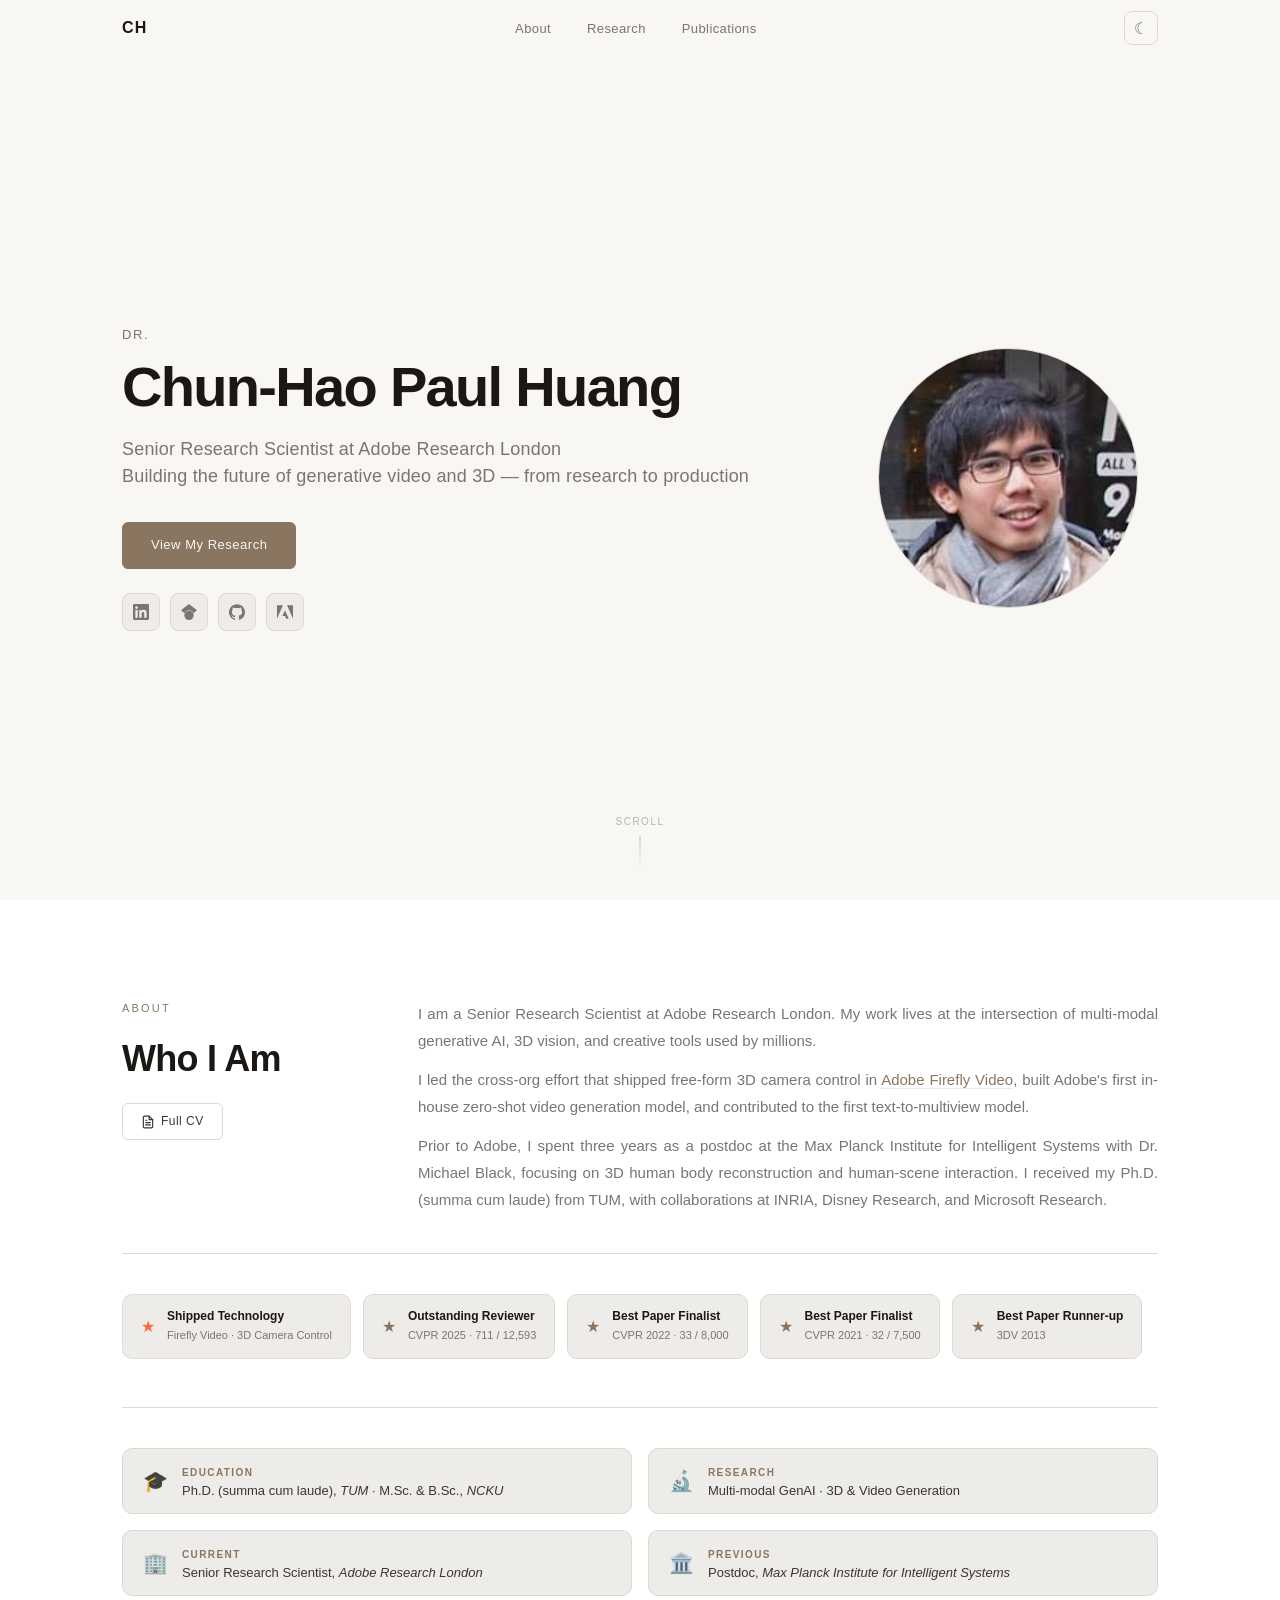
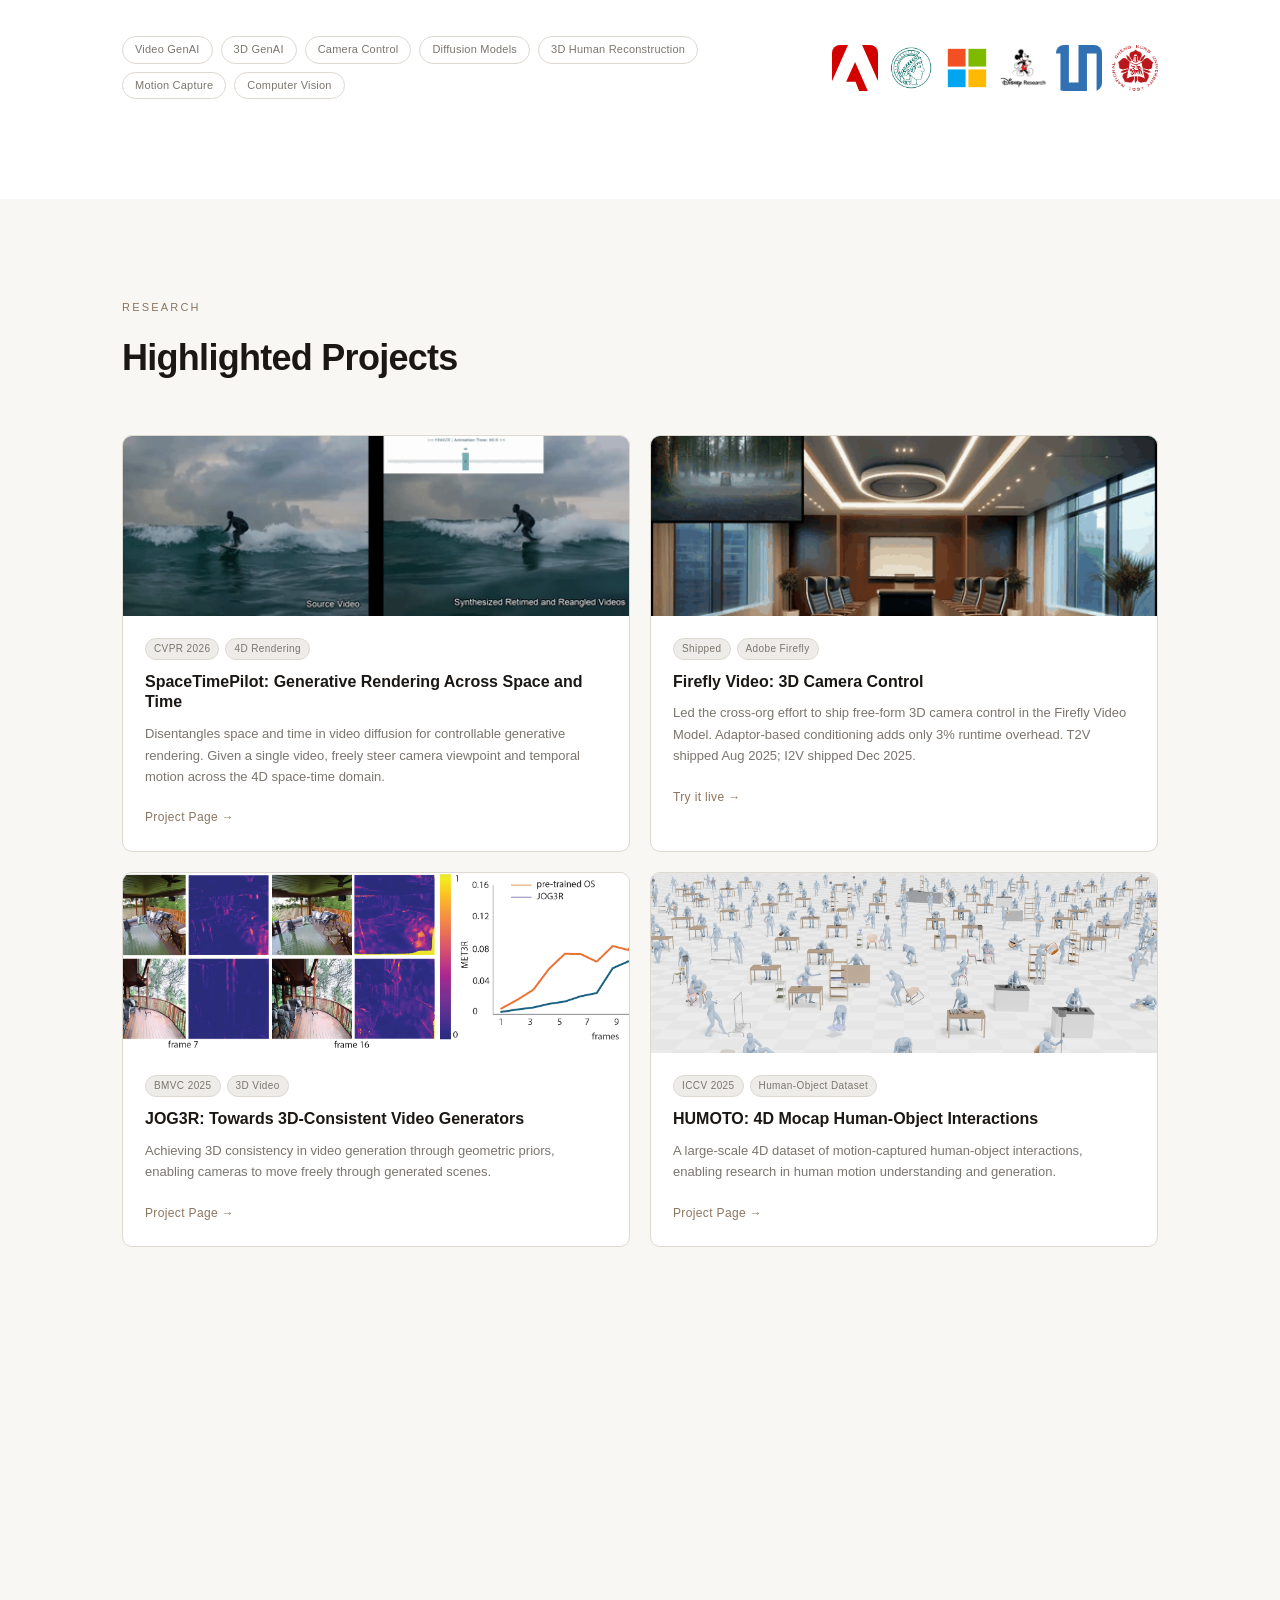
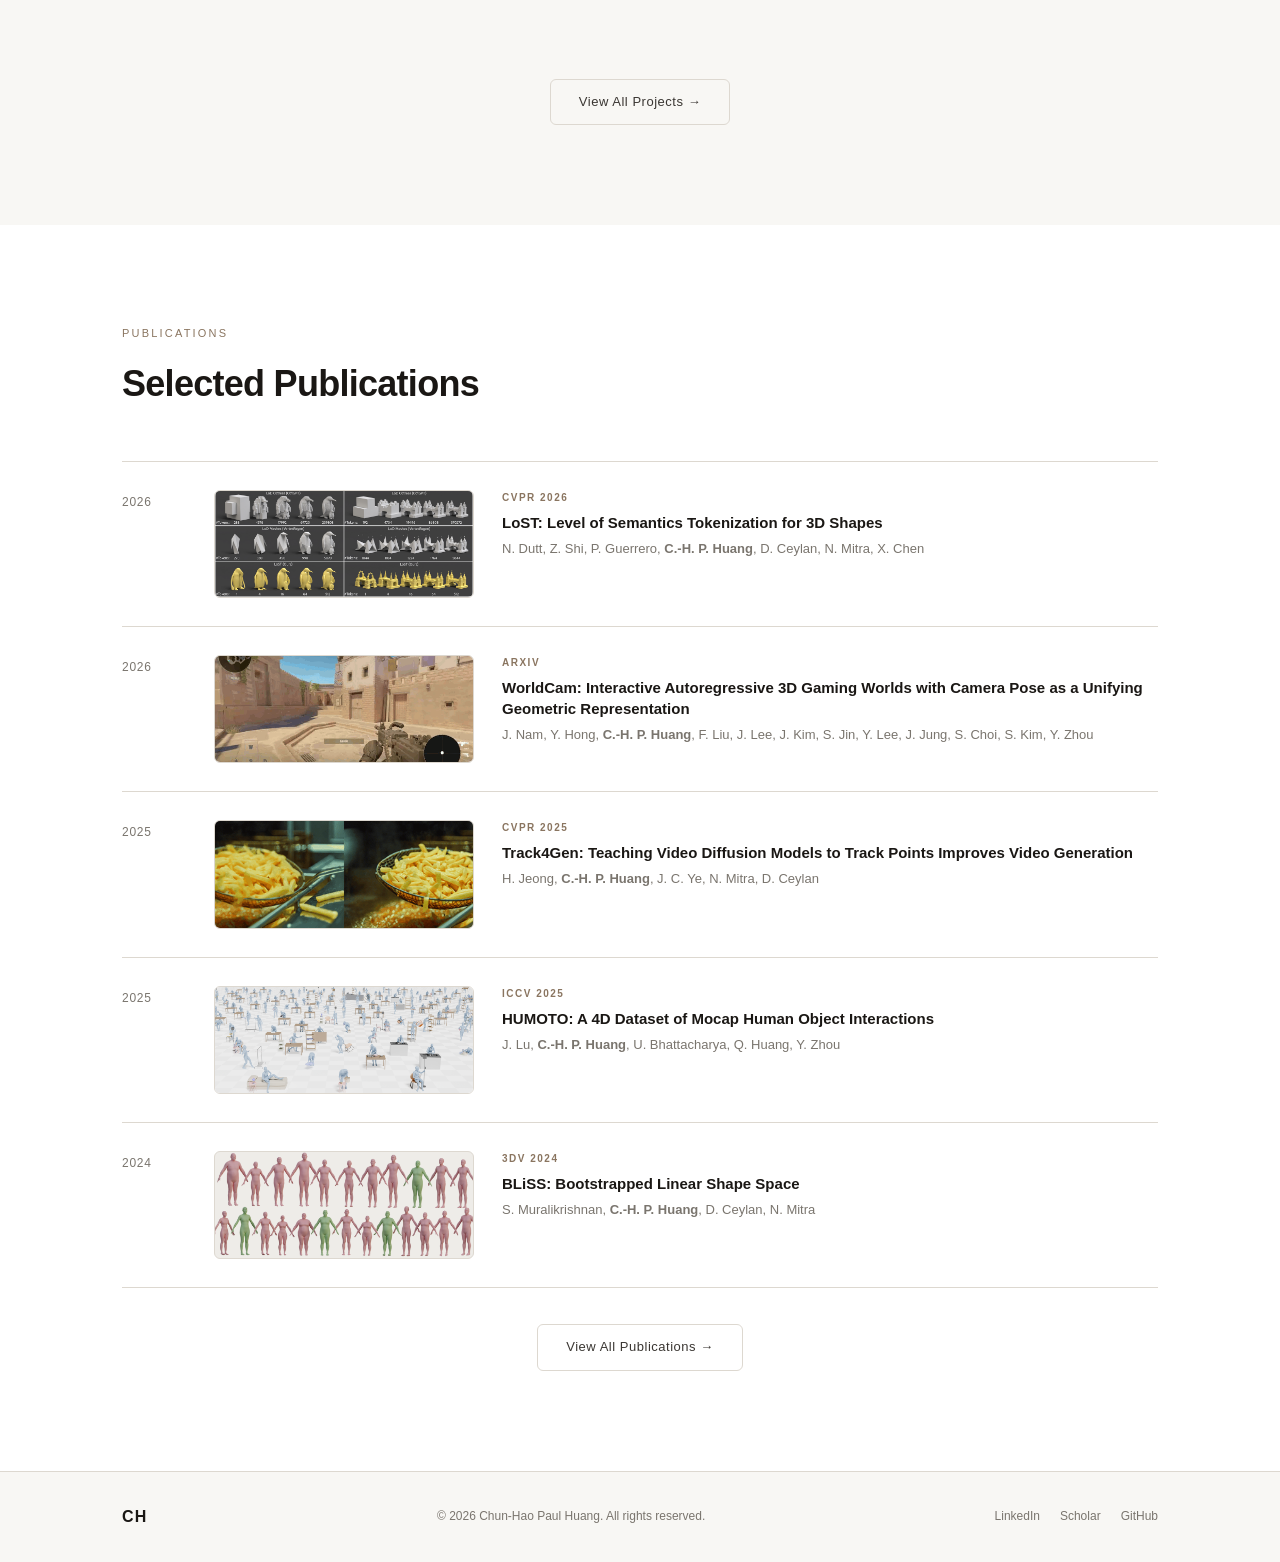
<file: index.html>
<!DOCTYPE html>
<html lang="en">
<head>
  <meta charset="UTF-8" />
  <meta name="viewport" content="width=device-width, initial-scale=1.0" />
  <title>Dr. Chun-Hao Paul Huang</title>
  <link rel="stylesheet" href="style.css" />
  <script>(function(){var t=localStorage.getItem('theme');if(t){if(t==='light')document.documentElement.setAttribute('data-theme','light');}else if(window.matchMedia&&window.matchMedia('(prefers-color-scheme: light)').matches){document.documentElement.setAttribute('data-theme','light');}})();</script>
</head>
<body>

  <!-- Navigation -->
  <nav id="navbar">
    <div class="nav-inner">
      <a href="#home" class="nav-logo">CH</a>
      <ul class="nav-links">
        <li><a href="#about">About</a></li>
        <li><a href="#research">Research</a></li>
        <li><a href="#publications">Publications</a></li>
      </ul>
      <div class="nav-right">
        <button class="theme-toggle" aria-label="Toggle theme">
          <span class="icon-sun">&#9788;</span>
          <span class="icon-moon">&#9790;</span>
        </button>
        <button class="nav-toggle" aria-label="Toggle menu">&#9776;</button>
      </div>
    </div>
  </nav>

  <!-- Hero -->
  <section id="home" class="hero">
    <div class="hero-content">
      <p class="hero-eyebrow">Dr.</p>
      <h1 class="hero-name">Chun-Hao Paul Huang</h1>
      <p class="hero-tagline">Senior Research Scientist at Adobe Research London<br>Building the future of generative video and 3D — from research to production</p>
      <div class="hero-actions">
        <a href="#research" class="btn btn-primary">View My Research</a>
      </div>
      <div class="hero-social">
        <a href="https://www.linkedin.com/in/paulchhuang/" target="_blank" class="social-btn" aria-label="LinkedIn">
          <svg viewBox="0 0 24 24" fill="currentColor" width="16" height="16"><path d="M20.447 20.452h-3.554v-5.569c0-1.328-.027-3.037-1.852-3.037-1.853 0-2.136 1.445-2.136 2.939v5.667H9.351V9h3.414v1.561h.046c.477-.9 1.637-1.85 3.37-1.85 3.601 0 4.267 2.37 4.267 5.455v6.286zM5.337 7.433a2.062 2.062 0 01-2.063-2.065 2.064 2.064 0 112.063 2.065zm1.782 13.019H3.555V9h3.564v11.452zM22.225 0H1.771C.792 0 0 .774 0 1.729v20.542C0 23.227.792 24 1.771 24h20.451C23.2 24 24 23.227 24 22.271V1.729C24 .774 23.2 0 22.222 0h.003z"/></svg>
        </a>
        <a href="https://scholar.google.com/citations?user=LphRgywAAAAJ&hl=en" target="_blank" class="social-btn" aria-label="Google Scholar">
          <svg viewBox="0 0 24 24" fill="currentColor" width="16" height="16"><path d="M5.242 13.769L0 9.5 12 0l12 9.5-5.242 4.269C17.548 11.249 14.978 9.5 12 9.5c-2.977 0-5.548 1.748-6.758 4.269zM12 10a7 7 0 100 14 7 7 0 000-14z"/></svg>
        </a>
        <a href="https://github.com/paulchhuang" target="_blank" class="social-btn" aria-label="GitHub">
          <svg viewBox="0 0 24 24" fill="currentColor" width="16" height="16"><path d="M12 .297c-6.63 0-12 5.373-12 12 0 5.303 3.438 9.8 8.205 11.385.6.113.82-.258.82-.577 0-.285-.01-1.04-.015-2.04-3.338.724-4.042-1.61-4.042-1.61C4.422 18.07 3.633 17.7 3.633 17.7c-1.087-.744.084-.729.084-.729 1.205.084 1.838 1.236 1.838 1.236 1.07 1.835 2.809 1.305 3.495.998.108-.776.417-1.305.76-1.605-2.665-.3-5.466-1.332-5.466-5.93 0-1.31.465-2.38 1.235-3.22-.135-.303-.54-1.523.105-3.176 0 0 1.005-.322 3.3 1.23.96-.267 1.98-.399 3-.405 1.02.006 2.04.138 3 .405 2.28-1.552 3.285-1.23 3.285-1.23.645 1.653.24 2.873.12 3.176.765.84 1.23 1.91 1.23 3.22 0 4.61-2.805 5.625-5.475 5.92.42.36.81 1.096.81 2.22 0 1.606-.015 2.896-.015 3.286 0 .315.21.69.825.57C20.565 22.092 24 17.592 24 12.297c0-6.627-5.373-12-12-12"/></svg>
        </a>
        <a href="https://research.adobe.com/person/paulchhuang/" target="_blank" class="social-btn" aria-label="Adobe Research">
          <svg viewBox="26 64 460 384" fill="currentColor" width="16" height="16"><path d="M26 64.3v383.3l170.6-383.3zm289.4 0 170.6 383.3V64.3zm-59.4 141.9h-.001l-74.77 164.8h78.56l30.65 76.7h72.87z"/></svg>
        </a>
      </div>
    </div>
    <div class="hero-visual">
      <div class="hero-avatar">
        <img src="assets/profile.jpeg" alt="Chun-Hao Paul Huang" />
      </div>
    </div>
    <div class="hero-scroll-hint">
      <span>Scroll</span>
      <div class="scroll-line"></div>
    </div>
  </section>

  <!-- About -->
  <section id="about" class="about section">
    <div class="container">

      <!-- Top: heading + bio -->
      <div class="about-header">
        <div class="about-heading">
          <div class="section-label">About</div>
          <h2>Who I Am</h2>
          <a href="https://www.dropbox.com/scl/fi/fchpyfopq9tzax4kgunmq/resume.pdf?rlkey=mzsay58i7edt15up5tqtnuyz5&e=1&st=39wzai39&dl=0" target="_blank" class="btn btn-outline btn-sm">
            <svg viewBox="0 0 24 24" fill="none" stroke="currentColor" stroke-width="2" stroke-linecap="round" stroke-linejoin="round" width="14" height="14"><path d="M14 2H6a2 2 0 00-2 2v16a2 2 0 002 2h12a2 2 0 002-2V8z"/><polyline points="14 2 14 8 20 8"/><line x1="16" y1="13" x2="8" y2="13"/><line x1="16" y1="17" x2="8" y2="17"/><polyline points="10 9 9 9 8 9"/></svg>
            Full CV
          </a>
        </div>
        <div class="about-bio">
          <p>
            I am a Senior Research Scientist at Adobe Research London.
            My work lives at the intersection of multi-modal generative AI, 3D vision,
            and creative tools used by millions.
          </p>
          <p>
            I led the cross-org effort that shipped free-form 3D camera control in
            <a href="https://www.adobe.com/products/firefly/features/image-to-video.html" target="_blank">Adobe Firefly Video</a>,
            built Adobe's first in-house zero-shot video generation model, and
            contributed to the first text-to-multiview model.
          </p>
          <p>
            Prior to Adobe, I spent three years as a postdoc at the Max Planck Institute
            for Intelligent Systems with Dr. Michael Black, focusing on 3D human body
            reconstruction and human-scene interaction. I received my Ph.D. (summa cum laude)
            from TUM, with collaborations at INRIA, Disney Research, and Microsoft Research.
          </p>
        </div>
      </div>

      <div class="about-divider"></div>

      <!-- Awards -->
      <div class="awards-row">
        <div class="award-item award-shipped">
          <span class="award-icon">&#9733;</span>
          <div>
            <div class="award-title">Shipped Technology</div>
            <div class="award-detail">Firefly Video &middot; 3D Camera Control</div>
          </div>
        </div>
        <div class="award-item">
          <span class="award-icon">&#9733;</span>
          <div>
            <div class="award-title">Outstanding Reviewer</div>
            <div class="award-detail">CVPR 2025 &middot; 711 / 12,593</div>
          </div>
        </div>
        <div class="award-item">
          <span class="award-icon">&#9733;</span>
          <div>
            <div class="award-title">Best Paper Finalist</div>
            <div class="award-detail">CVPR 2022 &middot; 33 / 8,000</div>
          </div>
        </div>
        <div class="award-item">
          <span class="award-icon">&#9733;</span>
          <div>
            <div class="award-title">Best Paper Finalist</div>
            <div class="award-detail">CVPR 2021 &middot; 32 / 7,500</div>
          </div>
        </div>
        <div class="award-item">
          <span class="award-icon">&#9733;</span>
          <div>
            <div class="award-title">Best Paper Runner-up</div>
            <div class="award-detail">3DV 2013</div>
          </div>
        </div>
      </div>

      <div class="about-divider"></div>

      <!-- Detail cards -->
      <div class="about-details-grid">
        <div class="detail-card">
          <span class="detail-icon">🎓</span>
          <div>
            <div class="detail-title">Education</div>
            <div class="detail-body">Ph.D. (summa cum laude), <em>TUM</em> &middot; M.Sc. &amp; B.Sc., <em>NCKU</em></div>
          </div>
        </div>
        <div class="detail-card">
          <span class="detail-icon">🔬</span>
          <div>
            <div class="detail-title">Research</div>
            <div class="detail-body">Multi-modal GenAI &middot; 3D &amp; Video Generation</div>
          </div>
        </div>
        <div class="detail-card">
          <span class="detail-icon">🏢</span>
          <div>
            <div class="detail-title">Current</div>
            <div class="detail-body">Senior Research Scientist, <em>Adobe Research London</em></div>
          </div>
        </div>
        <div class="detail-card">
          <span class="detail-icon">🏛️</span>
          <div>
            <div class="detail-title">Previous</div>
            <div class="detail-body">Postdoc, <em>Max Planck Institute for Intelligent Systems</em></div>
          </div>
        </div>
      </div>

      <!-- Bottom: tags + logos -->
      <div class="about-footer">
        <div class="about-tags">
          <span class="tag">Video GenAI</span>
          <span class="tag">3D GenAI</span>
          <span class="tag">Camera Control</span>
          <span class="tag">Diffusion Models</span>
          <span class="tag">3D Human Reconstruction</span>
          <span class="tag">Motion Capture</span>
          <span class="tag">Computer Vision</span>
        </div>
        <div class="affiliations-row">
          <a href="https://research.adobe.com/" target="_blank" class="affiliation-logo"><img src="assets/logos/adobe.svg" alt="Adobe" /></a>
          <a href="https://is.mpg.de/" target="_blank" class="affiliation-logo"><img src="assets/logos/mpi.png" alt="Max Planck Institute" class="logo-dark" /><img src="assets/logos/mpi_light.jpg" alt="Max Planck Institute" class="logo-light" /></a>
          <a href="https://www.microsoft.com/en-us/research/" target="_blank" class="affiliation-logo"><img src="assets/logos/microsoft.svg" alt="Microsoft" /></a>
          <a href="https://studios.disneyresearch.com/" target="_blank" class="affiliation-logo"><img src="assets/logos/disney.avif" alt="Disney Research" /></a>
          <a href="https://www.tum.de/en/" target="_blank" class="affiliation-logo"><img src="assets/logos/tum.svg" alt="TUM" /></a>
          <a href="https://web.ncku.edu.tw/" target="_blank" class="affiliation-logo"><img src="assets/logos/ncku.png" alt="NCKU" /></a>
        </div>
      </div>

    </div>
  </section>

  <!-- Research -->
  <section id="research" class="research section">
    <div class="container">
      <div class="section-label">Research</div>
      <h2>Highlighted Projects</h2>
      <div class="projects-grid">

        <article class="project-card">
          <div class="project-image">
            <img src="assets/projects/spacetimepilot.gif" alt="SpaceTimePilot" />
          </div>
          <div class="project-body">
            <div class="project-tags">
              <span class="tag-sm">CVPR 2026</span>
              <span class="tag-sm">4D Rendering</span>
            </div>
            <h3>SpaceTimePilot: Generative Rendering Across Space and Time</h3>
            <p>Disentangles space and time in video diffusion for controllable generative rendering. Given a single video, freely steer camera viewpoint and temporal motion across the 4D space-time domain.</p>
            <a href="https://zheninghuang.github.io/Space-Time-Pilot/" class="project-link" target="_blank">Project Page →</a>
          </div>
        </article>

        <article class="project-card">
          <div class="project-image">
            <img src="assets/projects/firefly.gif" alt="Firefly Video 3D Camera Control" />
          </div>
          <div class="project-body">
            <div class="project-tags">
              <span class="tag-sm">Shipped</span>
              <span class="tag-sm">Adobe Firefly</span>
            </div>
            <h3>Firefly Video: 3D Camera Control</h3>
            <p>Led the cross-org effort to ship free-form 3D camera control in the Firefly Video Model. Adaptor-based conditioning adds only 3% runtime overhead. T2V shipped Aug 2025; I2V shipped Dec 2025.</p>
            <a href="https://www.adobe.com/products/firefly/features/image-to-video.html" class="project-link" target="_blank">Try it live →</a>
          </div>
        </article>

        <article class="project-card">
          <div class="project-image">
            <img src="assets/projects/jog3r.png" alt="JOG3R" />
          </div>
          <div class="project-body">
            <div class="project-tags">
              <span class="tag-sm">BMVC 2025</span>
              <span class="tag-sm">3D Video</span>
            </div>
            <h3>JOG3R: Towards 3D-Consistent Video Generators</h3>
            <p>Achieving 3D consistency in video generation through geometric priors, enabling cameras to move freely through generated scenes.</p>
            <a href="https://paulchhuang.github.io/jog3rwebsite/" class="project-link" target="_blank">Project Page →</a>
          </div>
        </article>

        <article class="project-card">
          <div class="project-image">
            <img src="assets/projects/humoto.png" alt="HUMOTO" />
          </div>
          <div class="project-body">
            <div class="project-tags">
              <span class="tag-sm">ICCV 2025</span>
              <span class="tag-sm">Human-Object Dataset</span>
            </div>
            <h3>HUMOTO: 4D Mocap Human-Object Interactions</h3>
            <p>A large-scale 4D dataset of motion-captured human-object interactions, enabling research in human motion understanding and generation.</p>
            <a href="https://jiaxin-lu.github.io/humoto/" class="project-link" target="_blank">Project Page →</a>
          </div>
        </article>

        <article class="project-card">
          <div class="project-image">
            <img src="assets/projects/pix2video_2.gif" alt="Pix2Video" style="object-position: center bottom;" />
          </div>
          <div class="project-body">
            <div class="project-tags">
              <span class="tag-sm">ICCV 2023</span>
              <span class="tag-sm">Video Editing</span>
            </div>
            <h3>Pix2Video: Video Editing using Image Diffusion</h3>
            <p>Repurposes pretrained image diffusion models for zero-shot video editing, enabling consistent frame-to-frame style and content manipulation.</p>
            <a href="https://duyguceylan.github.io/pix2video.github.io/" class="project-link" target="_blank">Project Page →</a>
          </div>
        </article>

        <article class="project-card">
          <div class="project-image">
            <img src="assets/projects/rich_2.gif" alt="RICH" style="object-position: center bottom;" />
          </div>
          <div class="project-body">
            <div class="project-tags">
              <span class="tag-sm">CVPR 2022</span>
              <span class="tag-sm">Human-Scene</span>
            </div>
            <h3>RICH: Capturing Dense Human-Scene Contact</h3>
            <p>A dataset with videos of people in natural scenarios paired with ground-truth 3D body pose/shape and 3D scene scans for dense human-scene contact labeling.</p>
            <a href="https://rich.is.tue.mpg.de/" class="project-link" target="_blank">Project Page →</a>
          </div>
        </article>

      </div>
      <div class="pub-footer">
        <a href="projects.html" class="btn btn-outline">View All Projects →</a>
      </div>
    </div>
  </section>

  <!-- Publications -->
  <section id="publications" class="publications section">
    <div class="container">
      <div class="section-label">Publications</div>
      <h2>Selected Publications</h2>
      <div id="pub-list" class="pub-list pub-list--with-thumb"></div>
      <div class="pub-footer">
        <a href="publications.html" class="btn btn-outline">View All Publications →</a>
      </div>
    </div>
  </section>

  <!-- Footer -->
  <footer class="footer">
    <div class="container">
      <div class="footer-inner">
        <div class="footer-logo">CH</div>
        <p class="footer-copy">&copy; 2026 Chun-Hao Paul Huang. All rights reserved.</p>
        <div class="footer-social">
          <a href="https://www.linkedin.com/in/paulchhuang/" target="_blank">LinkedIn</a>
          <a href="https://scholar.google.com/citations?user=LphRgywAAAAJ&hl=en" target="_blank">Scholar</a>
          <a href="https://github.com/paulchhuang" target="_blank">GitHub</a>
        </div>
      </div>
    </div>
  </footer>

  <script src="script.js"></script>
</body>
</html>
</file>
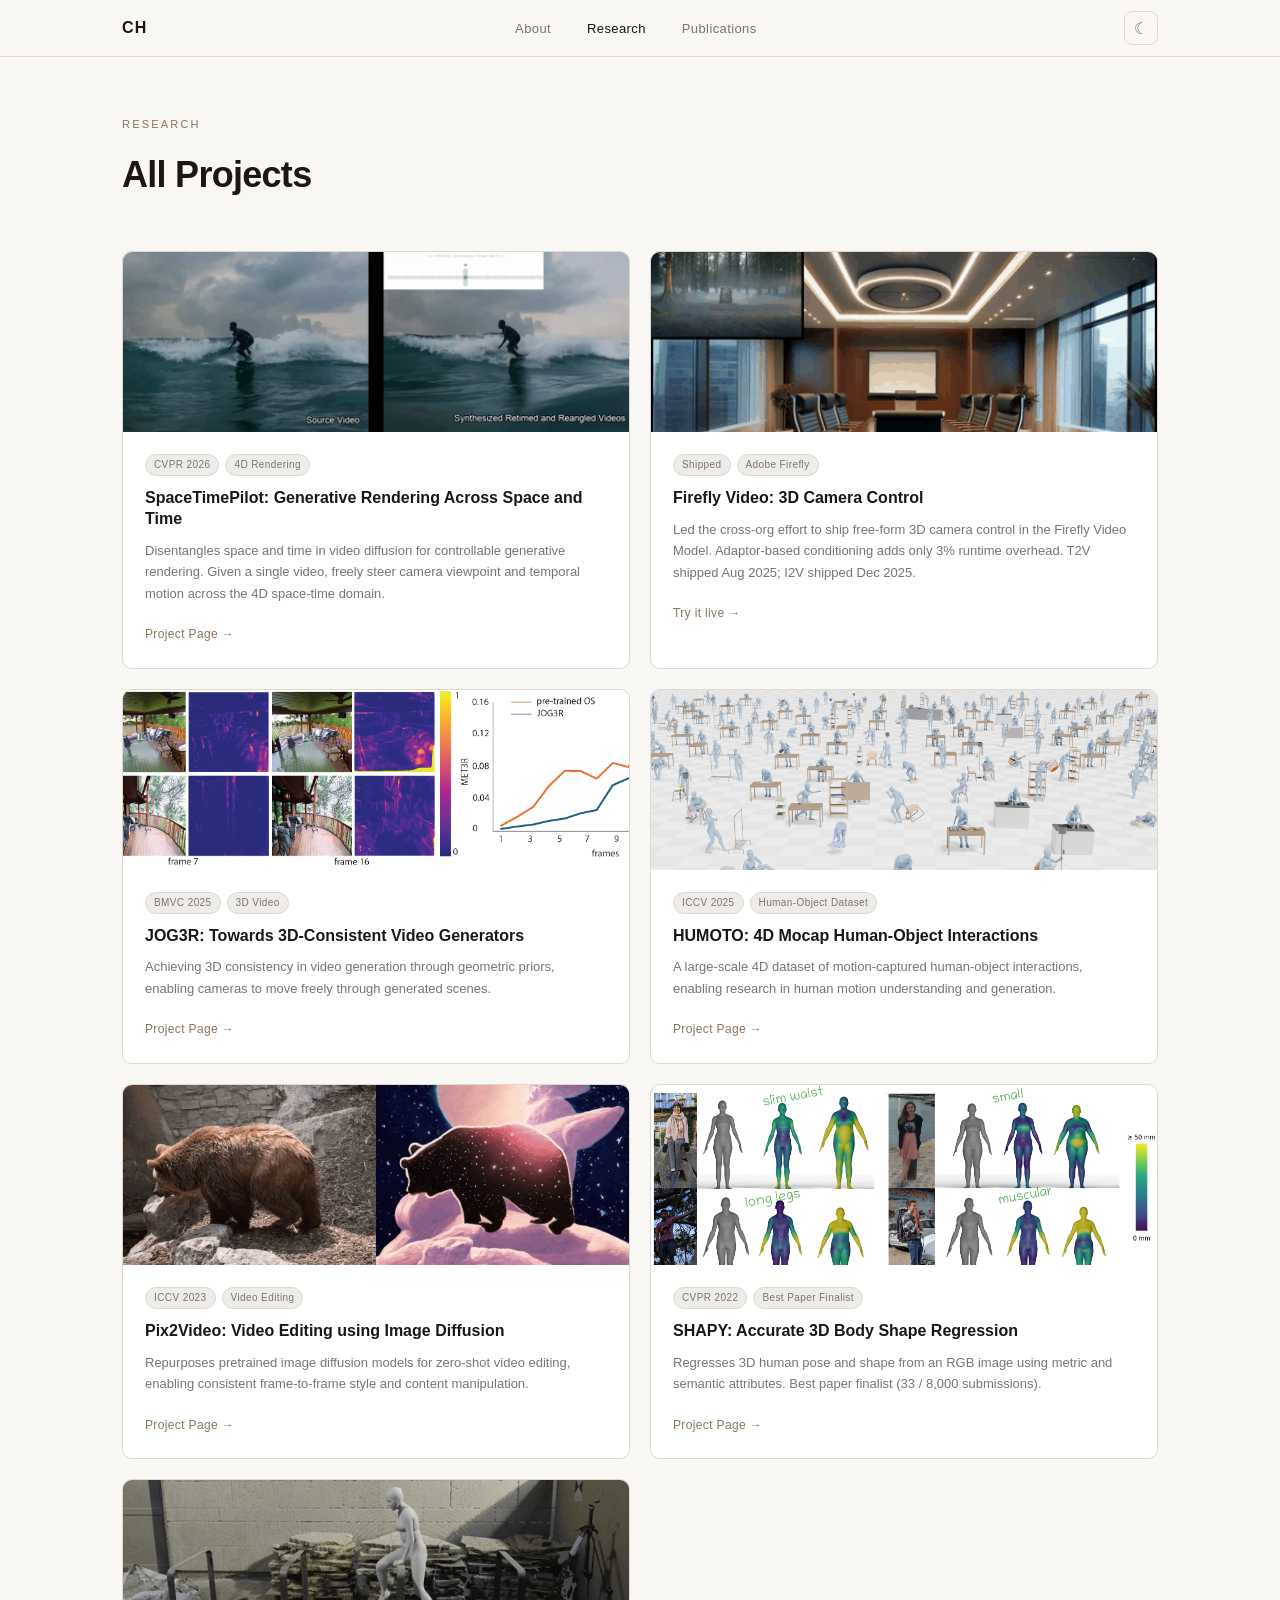
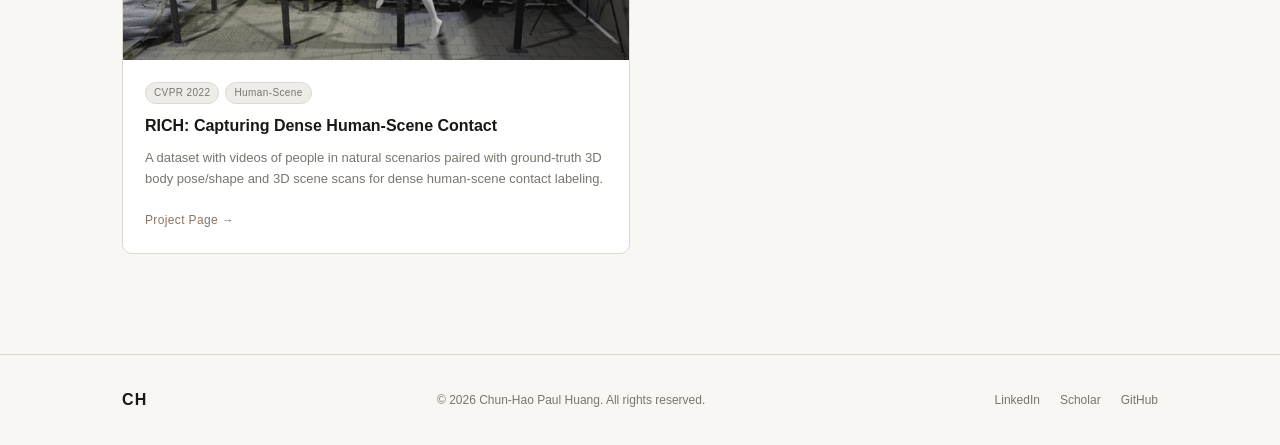
<file: projects.html>
<!DOCTYPE html>
<html lang="en">
<head>
  <meta charset="UTF-8" />
  <meta name="viewport" content="width=device-width, initial-scale=1.0" />
  <title>Projects — Chun-Hao Paul Huang</title>
  <link rel="stylesheet" href="style.css" />
  <script>(function(){var t=localStorage.getItem('theme');if(t){if(t==='light')document.documentElement.setAttribute('data-theme','light');}else if(window.matchMedia&&window.matchMedia('(prefers-color-scheme: light)').matches){document.documentElement.setAttribute('data-theme','light');}})();</script>
</head>
<body>

  <nav id="navbar" class="scrolled">
    <div class="nav-inner">
      <a href="index.html" class="nav-logo">CH</a>
      <ul class="nav-links">
        <li><a href="index.html#about">About</a></li>
        <li><a href="projects.html" style="color:var(--white)">Research</a></li>
        <li><a href="publications.html">Publications</a></li>
      </ul>
      <div class="nav-right">
        <button class="theme-toggle" aria-label="Toggle theme">
          <span class="icon-sun">&#9788;</span>
          <span class="icon-moon">&#9790;</span>
        </button>
        <button class="nav-toggle" aria-label="Toggle menu">&#9776;</button>
      </div>
    </div>
  </nav>

  <section class="research section" style="padding-top: calc(var(--nav-h) + 60px);">
    <div class="container">
      <div class="section-label">Research</div>
      <h2>All Projects</h2>
      <div class="projects-grid">

        <article class="project-card">
          <div class="project-image">
            <img src="assets/projects/spacetimepilot.gif" alt="SpaceTimePilot" />
          </div>
          <div class="project-body">
            <div class="project-tags">
              <span class="tag-sm">CVPR 2026</span>
              <span class="tag-sm">4D Rendering</span>
            </div>
            <h3>SpaceTimePilot: Generative Rendering Across Space and Time</h3>
            <p>Disentangles space and time in video diffusion for controllable generative rendering. Given a single video, freely steer camera viewpoint and temporal motion across the 4D space-time domain.</p>
            <a href="https://zheninghuang.github.io/Space-Time-Pilot/" class="project-link" target="_blank">Project Page →</a>
          </div>
        </article>

        <article class="project-card">
          <div class="project-image">
            <img src="assets/projects/firefly.gif" alt="Firefly Video 3D Camera Control" />
          </div>
          <div class="project-body">
            <div class="project-tags">
              <span class="tag-sm">Shipped</span>
              <span class="tag-sm">Adobe Firefly</span>
            </div>
            <h3>Firefly Video: 3D Camera Control</h3>
            <p>Led the cross-org effort to ship free-form 3D camera control in the Firefly Video Model. Adaptor-based conditioning adds only 3% runtime overhead. T2V shipped Aug 2025; I2V shipped Dec 2025.</p>
            <a href="https://www.adobe.com/products/firefly/features/image-to-video.html" class="project-link" target="_blank">Try it live →</a>
          </div>
        </article>

        <article class="project-card">
          <div class="project-image">
            <img src="assets/projects/jog3r.png" alt="JOG3R" />
          </div>
          <div class="project-body">
            <div class="project-tags">
              <span class="tag-sm">BMVC 2025</span>
              <span class="tag-sm">3D Video</span>
            </div>
            <h3>JOG3R: Towards 3D-Consistent Video Generators</h3>
            <p>Achieving 3D consistency in video generation through geometric priors, enabling cameras to move freely through generated scenes.</p>
            <a href="https://paulchhuang.github.io/jog3rwebsite/" class="project-link" target="_blank">Project Page →</a>
          </div>
        </article>

        <article class="project-card">
          <div class="project-image">
            <img src="assets/projects/humoto.png" alt="HUMOTO" />
          </div>
          <div class="project-body">
            <div class="project-tags">
              <span class="tag-sm">ICCV 2025</span>
              <span class="tag-sm">Human-Object Dataset</span>
            </div>
            <h3>HUMOTO: 4D Mocap Human-Object Interactions</h3>
            <p>A large-scale 4D dataset of motion-captured human-object interactions, enabling research in human motion understanding and generation.</p>
            <a href="https://jiaxin-lu.github.io/humoto/" class="project-link" target="_blank">Project Page →</a>
          </div>
        </article>

        <article class="project-card">
          <div class="project-image">
            <img src="assets/projects/pix2video_2.gif" alt="Pix2Video" style="object-position: center bottom;" />
          </div>
          <div class="project-body">
            <div class="project-tags">
              <span class="tag-sm">ICCV 2023</span>
              <span class="tag-sm">Video Editing</span>
            </div>
            <h3>Pix2Video: Video Editing using Image Diffusion</h3>
            <p>Repurposes pretrained image diffusion models for zero-shot video editing, enabling consistent frame-to-frame style and content manipulation.</p>
            <a href="https://duyguceylan.github.io/pix2video.github.io/" class="project-link" target="_blank">Project Page →</a>
          </div>
        </article>

        <article class="project-card">
          <div class="project-image">
            <img src="assets/projects/shapy.png" alt="SHAPY" />
          </div>
          <div class="project-body">
            <div class="project-tags">
              <span class="tag-sm">CVPR 2022</span>
              <span class="tag-sm">Best Paper Finalist</span>
            </div>
            <h3>SHAPY: Accurate 3D Body Shape Regression</h3>
            <p>Regresses 3D human pose and shape from an RGB image using metric and semantic attributes. Best paper finalist (33 / 8,000 submissions).</p>
            <a href="https://shapy.is.tue.mpg.de/" class="project-link" target="_blank">Project Page →</a>
          </div>
        </article>

        <article class="project-card">
          <div class="project-image">
            <img src="assets/projects/rich_2.gif" alt="RICH" style="object-position: center bottom;" />
          </div>
          <div class="project-body">
            <div class="project-tags">
              <span class="tag-sm">CVPR 2022</span>
              <span class="tag-sm">Human-Scene</span>
            </div>
            <h3>RICH: Capturing Dense Human-Scene Contact</h3>
            <p>A dataset with videos of people in natural scenarios paired with ground-truth 3D body pose/shape and 3D scene scans for dense human-scene contact labeling.</p>
            <a href="https://rich.is.tue.mpg.de/" class="project-link" target="_blank">Project Page →</a>
          </div>
        </article>

      </div>
    </div>
  </section>

  <footer class="footer">
    <div class="container">
      <div class="footer-inner">
        <div class="footer-logo">CH</div>
        <p class="footer-copy">&copy; 2026 Chun-Hao Paul Huang. All rights reserved.</p>
        <div class="footer-social">
          <a href="https://www.linkedin.com/in/paulchhuang/" target="_blank">LinkedIn</a>
          <a href="https://scholar.google.com/citations?user=LphRgywAAAAJ&hl=en" target="_blank">Scholar</a>
          <a href="https://github.com/paulchhuang" target="_blank">GitHub</a>
        </div>
      </div>
    </div>
  </footer>

  <script>
    // Mobile nav toggle
    const toggle = document.querySelector('.nav-toggle');
    const navLinks = document.querySelector('.nav-links');
    toggle.addEventListener('click', () => navLinks.classList.toggle('open'));
    navLinks.querySelectorAll('a').forEach(l => l.addEventListener('click', () => navLinks.classList.remove('open')));

    // Theme toggle
    document.querySelectorAll('.theme-toggle').forEach(btn => {
      btn.addEventListener('click', () => {
        const isLight = document.documentElement.getAttribute('data-theme') === 'light';
        const newTheme = isLight ? 'dark' : 'light';
        if (newTheme === 'dark') {
          document.documentElement.removeAttribute('data-theme');
        } else {
          document.documentElement.setAttribute('data-theme', 'light');
        }
        localStorage.setItem('theme', newTheme);
      });
    });
  </script>
</body>
</html>
</file>
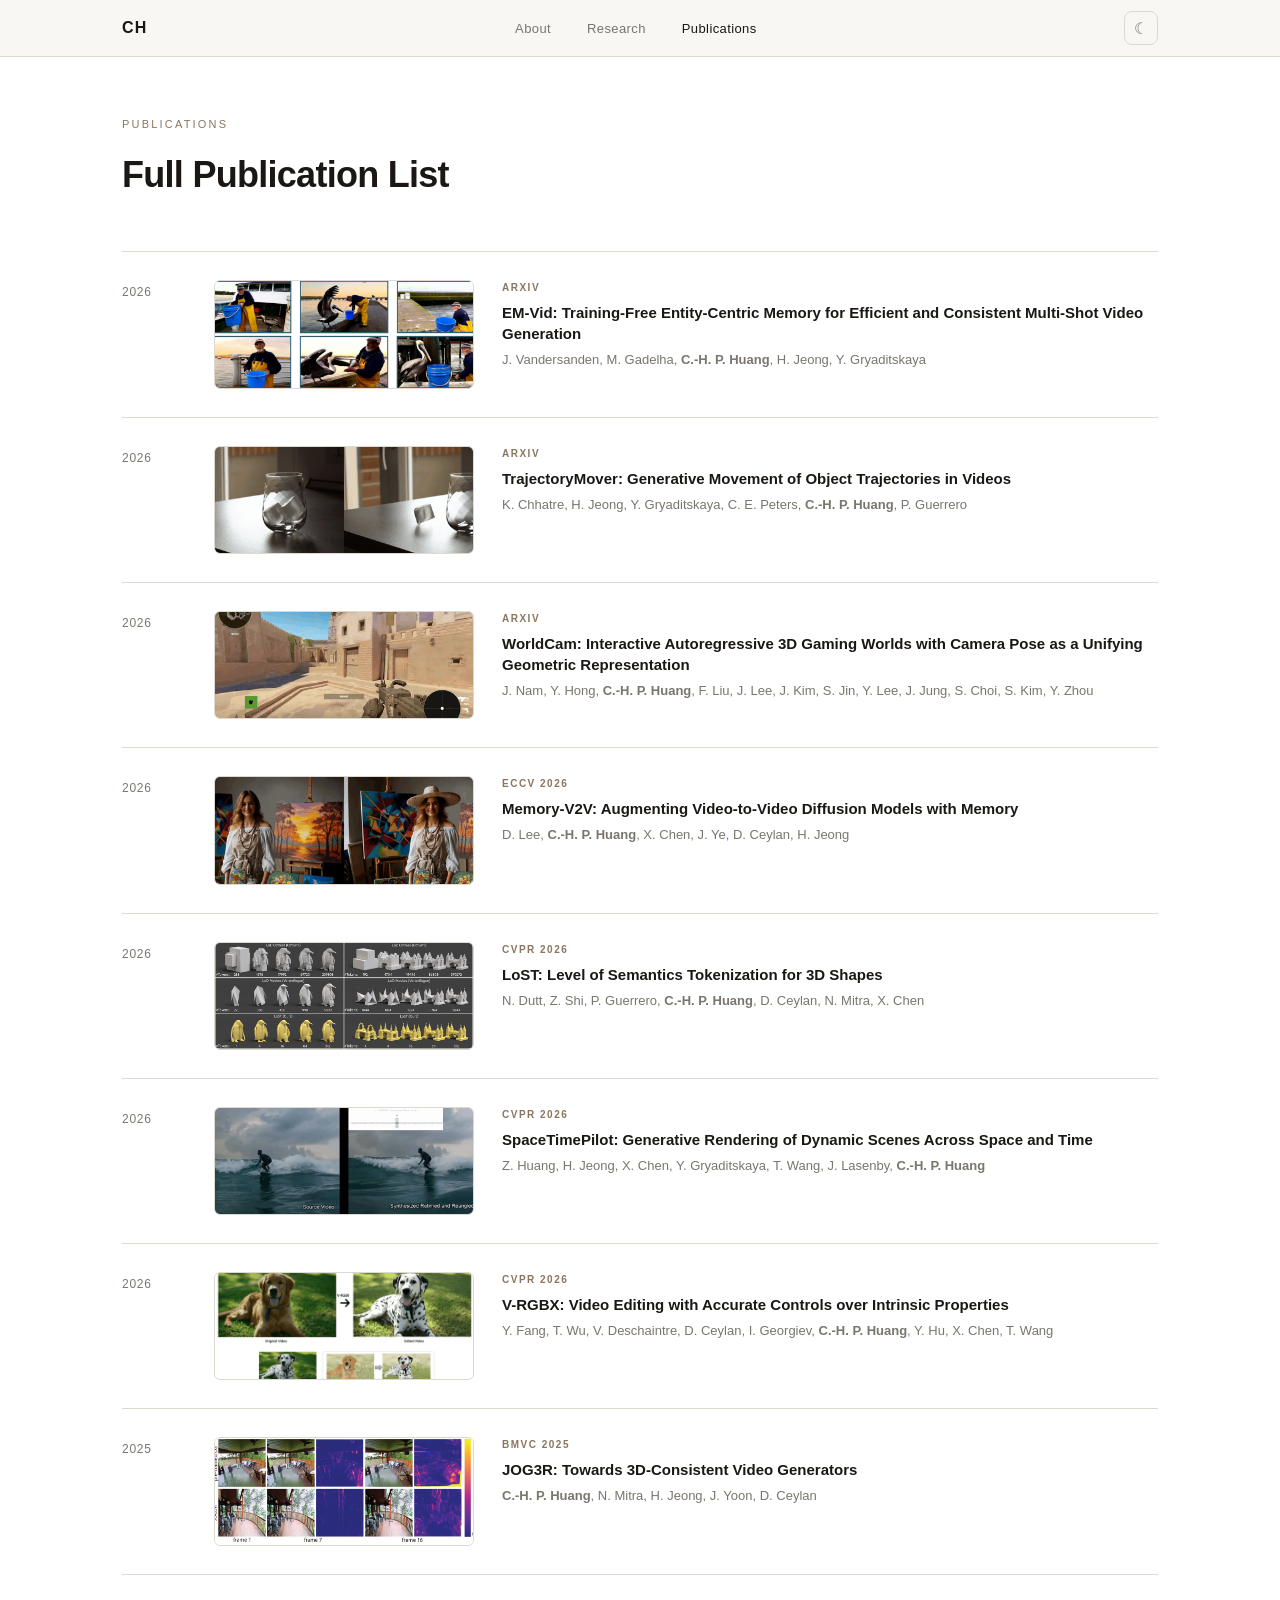
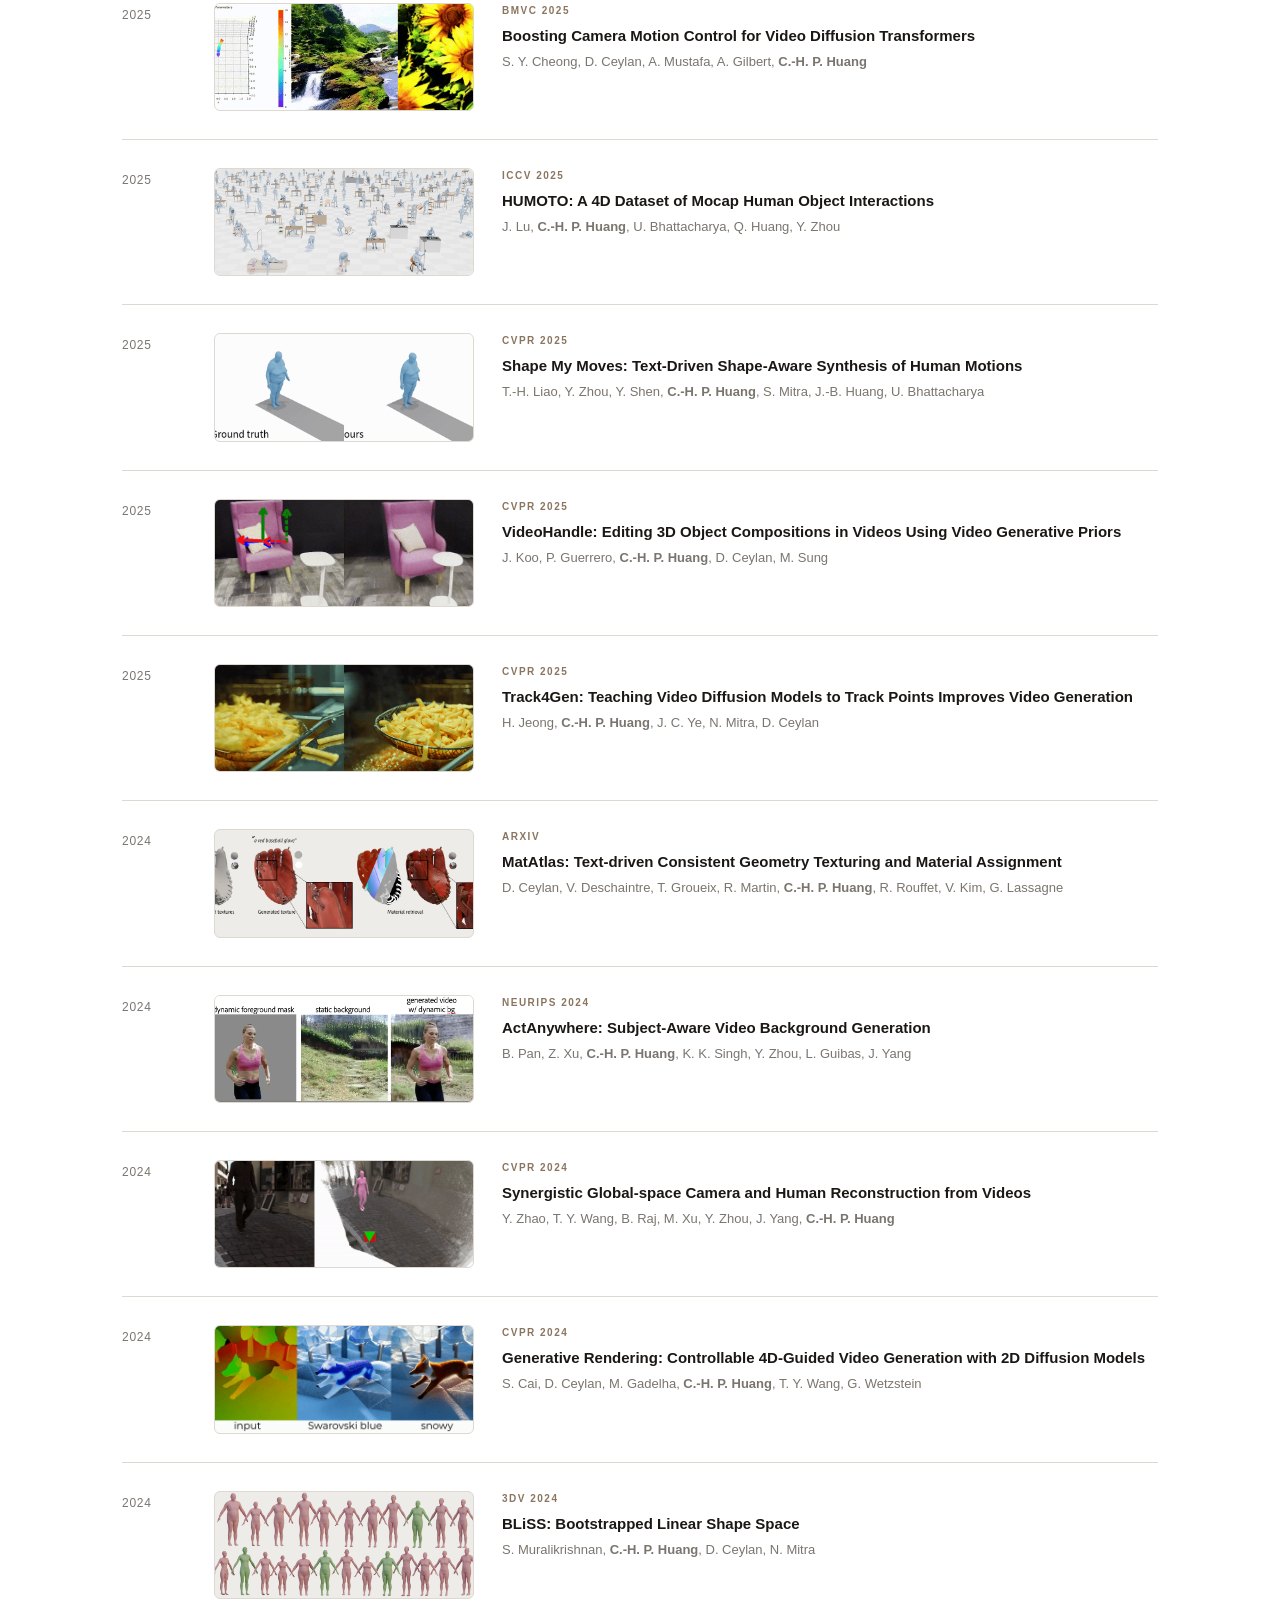
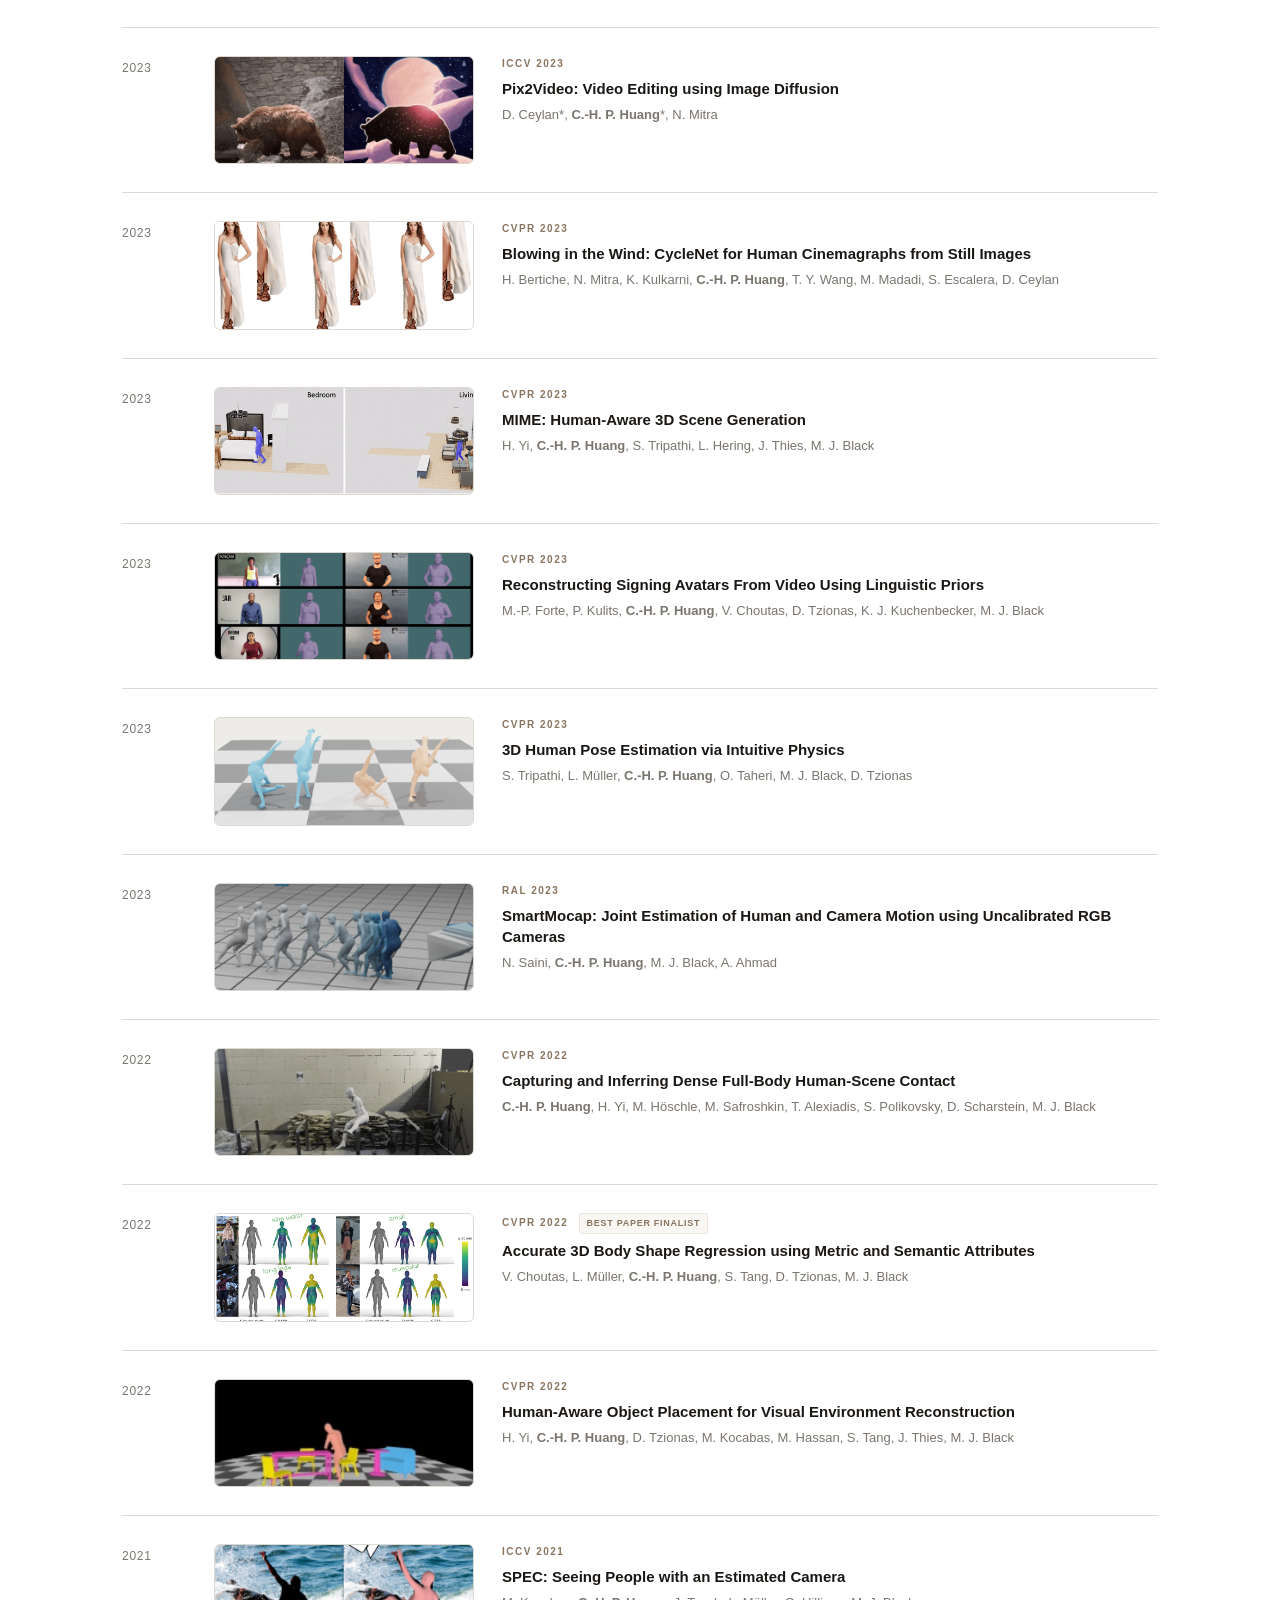
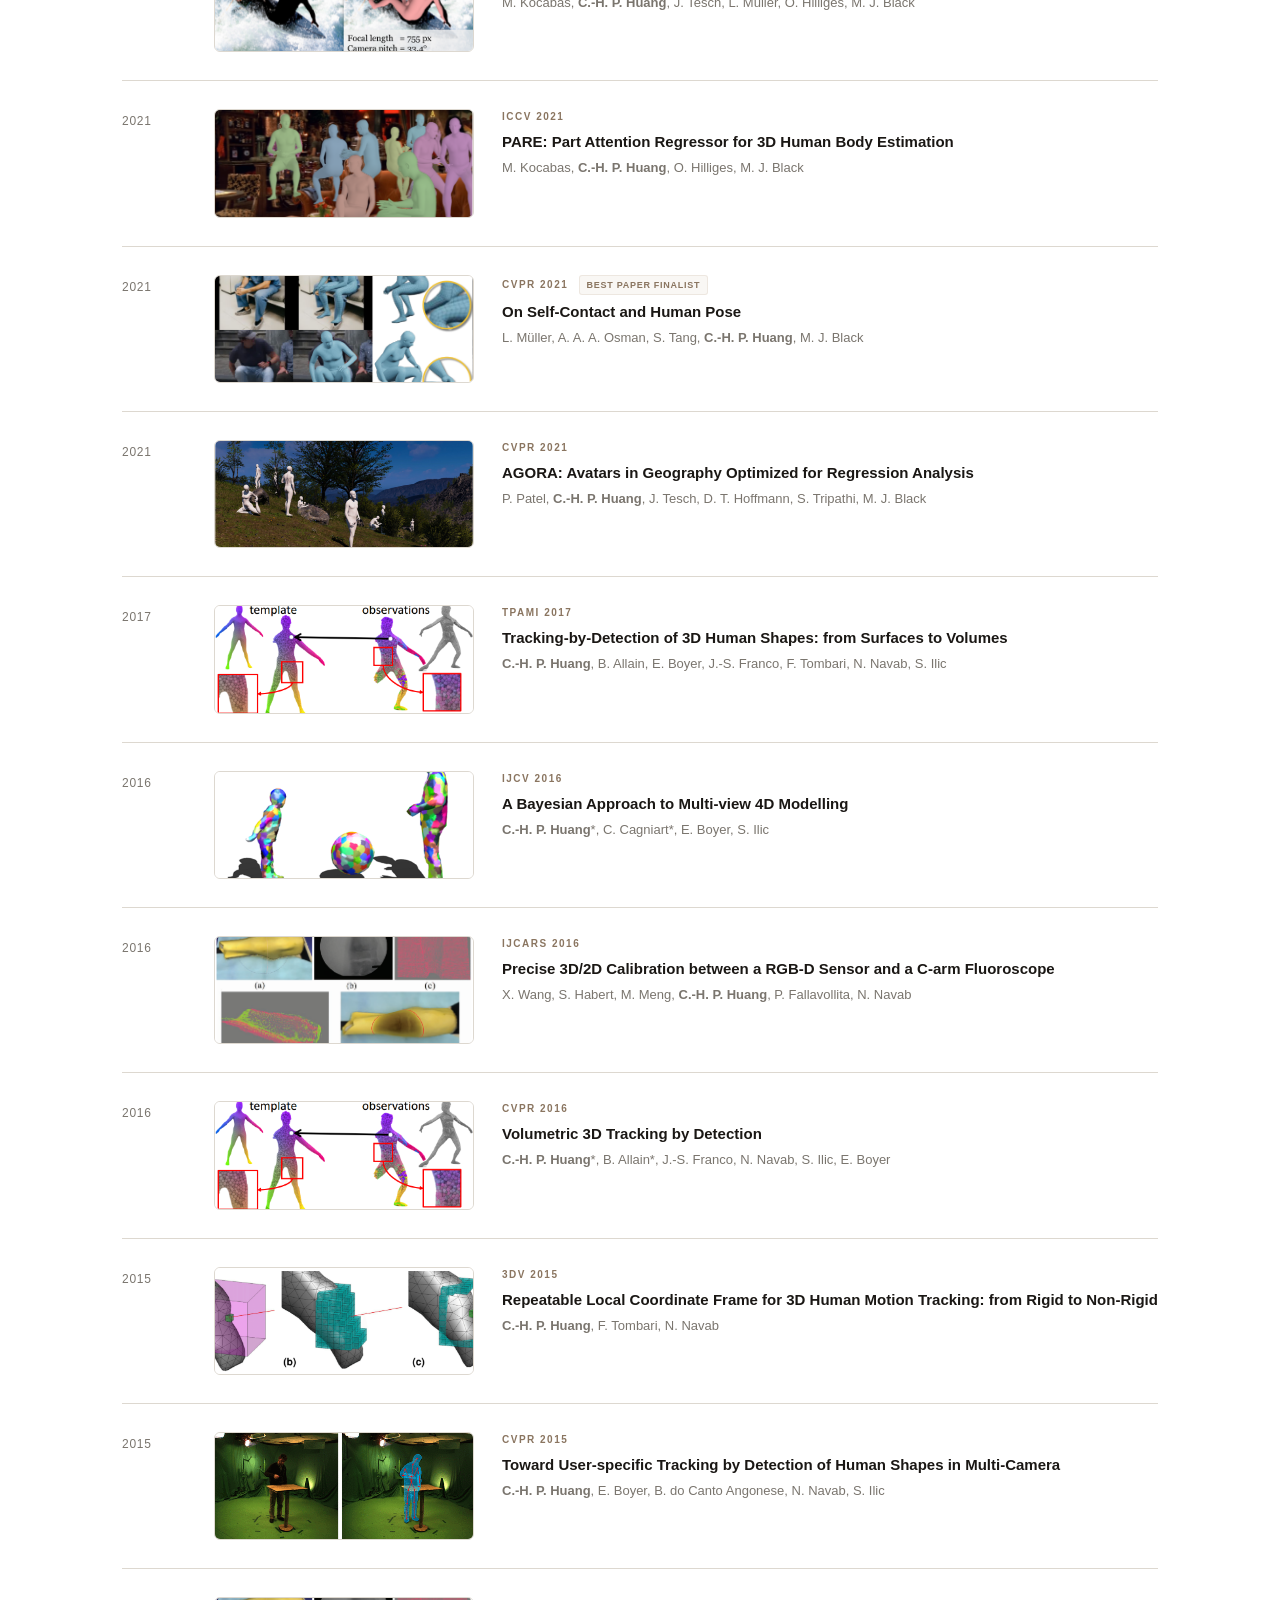
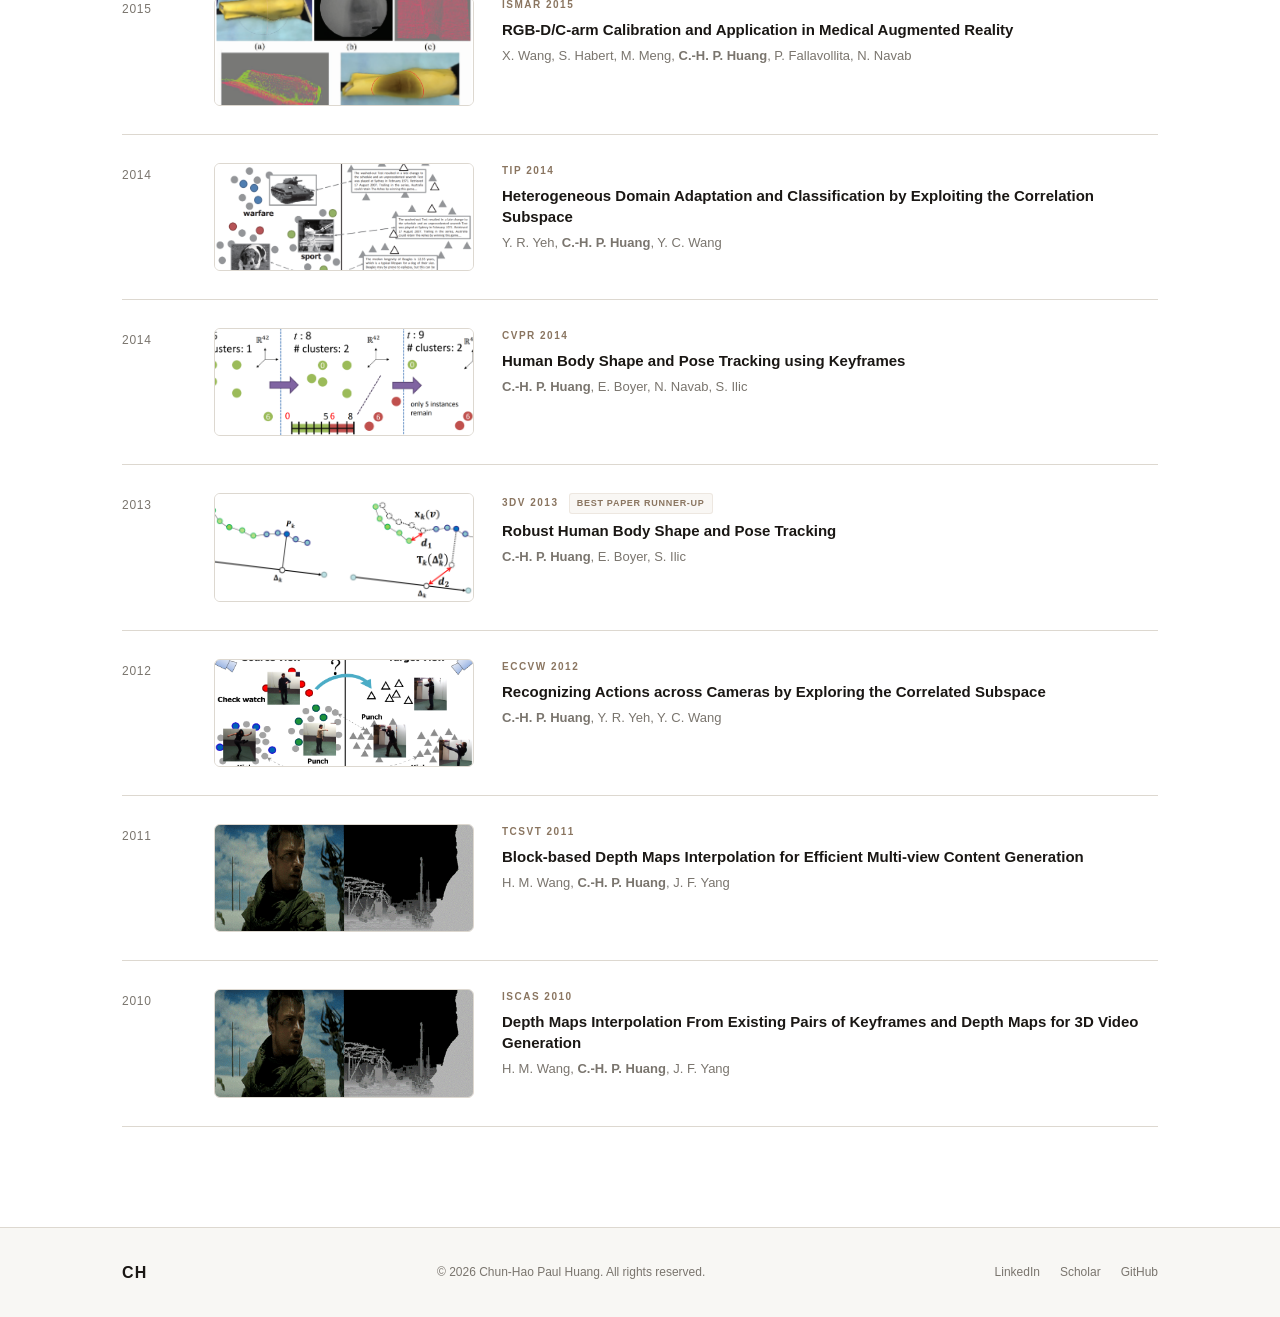
<file: publications.html>
<!DOCTYPE html>
<html lang="en">
<head>
  <meta charset="UTF-8" />
  <meta name="viewport" content="width=device-width, initial-scale=1.0" />
  <title>Publications — Chun-Hao Paul Huang</title>
  <link rel="stylesheet" href="style.css" />
  <script>(function(){var t=localStorage.getItem('theme');if(t){if(t==='light')document.documentElement.setAttribute('data-theme','light');}else if(window.matchMedia&&window.matchMedia('(prefers-color-scheme: light)').matches){document.documentElement.setAttribute('data-theme','light');}})();</script>
</head>
<body>

  <nav id="navbar" class="scrolled">
    <div class="nav-inner">
      <a href="index.html" class="nav-logo">CH</a>
      <ul class="nav-links">
        <li><a href="index.html#about">About</a></li>
        <li><a href="index.html#research">Research</a></li>
        <li><a href="publications.html" style="color:var(--white)">Publications</a></li>
      </ul>
      <div class="nav-right">
        <button class="theme-toggle" aria-label="Toggle theme">
          <span class="icon-sun">&#9788;</span>
          <span class="icon-moon">&#9790;</span>
        </button>
        <button class="nav-toggle" aria-label="Toggle menu">&#9776;</button>
      </div>
    </div>
  </nav>

  <section class="publications section" style="padding-top: calc(var(--nav-h) + 60px);">
    <div class="container">
      <div class="section-label">Publications</div>
      <h2>Full Publication List</h2>
      <div class="pub-list pub-list--with-thumb">

        <!-- 2026 -->
        <div class="pub-item">
          <div class="pub-year">2026</div>
          <div class="pub-thumb">
            <a href="https://arxiv.org/abs/2605.23610" target="_blank">
              <img src="assets/publications/em_vid.png" alt="EM-Vid" loading="lazy" />
            </a>
          </div>
          <div class="pub-content">
            <div class="pub-venue">arXiv</div>
            <h4><a href="https://arxiv.org/abs/2605.23610" target="_blank">EM-Vid: Training-Free Entity-Centric Memory for Efficient and Consistent Multi-Shot Video Generation</a></h4>
            <p class="pub-authors">J. Vandersanden, M. Gadelha, <strong>C.-H. P. Huang</strong>, H. Jeong, Y. Gryaditskaya</p>
          </div>
        </div>
        <div class="pub-item">
          <div class="pub-year">2026</div>
          <div class="pub-thumb">
            <a href="https://chhatrekiran.github.io/trajectorymover/" target="_blank">
              <img src="assets/publications/trajectorymover.gif" alt="TrajectoryMover" loading="lazy" />
            </a>
          </div>
          <div class="pub-content">
            <div class="pub-venue">arXiv</div>
            <h4><a href="https://chhatrekiran.github.io/trajectorymover/" target="_blank">TrajectoryMover: Generative Movement of Object Trajectories in Videos</a></h4>
            <p class="pub-authors">K. Chhatre, H. Jeong, Y. Gryaditskaya, C. E. Peters, <strong>C.-H. P. Huang</strong>, P. Guerrero</p>
          </div>
        </div>
        <div class="pub-item">
          <div class="pub-year">2026</div>
          <div class="pub-thumb">
            <a href="https://cvlab-kaist.github.io/WorldCam/" target="_blank">
              <img src="assets/publications/worldcam.gif" alt="WorldCam" loading="lazy" />
            </a>
          </div>
          <div class="pub-content">
            <div class="pub-venue">arXiv</div>
            <h4><a href="https://cvlab-kaist.github.io/WorldCam/" target="_blank">WorldCam: Interactive Autoregressive 3D Gaming Worlds with Camera Pose as a Unifying Geometric Representation</a></h4>
            <p class="pub-authors">J. Nam, Y. Hong, <strong>C.-H. P. Huang</strong>, F. Liu, J. Lee, J. Kim, S. Jin, Y. Lee, J. Jung, S. Choi, S. Kim, Y. Zhou</p>
          </div>
        </div>
        <div class="pub-item">
          <div class="pub-year">2026</div>
          <div class="pub-thumb">
            <a href="https://dohunlee1.github.io/MemoryV2V/" target="_blank">
              <img src="assets/publications/memory_v2v.gif" alt="Memory-V2V" loading="lazy" />
            </a>
          </div>
          <div class="pub-content">
            <div class="pub-venue">ECCV 2026</div>
            <h4><a href="https://dohunlee1.github.io/MemoryV2V/" target="_blank">Memory-V2V: Augmenting Video-to-Video Diffusion Models with Memory</a></h4>
            <p class="pub-authors">D. Lee, <strong>C.-H. P. Huang</strong>, X. Chen, J. Ye, D. Ceylan, H. Jeong</p>
          </div>
        </div>
        <div class="pub-item">
          <div class="pub-year">2026</div>
          <div class="pub-thumb">
            <a href="https://lost3d.github.io/" target="_blank">
              <img src="assets/publications/lost.png" alt="LoST" loading="lazy" />
            </a>
          </div>
          <div class="pub-content">
            <div class="pub-venue">CVPR 2026</div>
            <h4><a href="https://lost3d.github.io/" target="_blank">LoST: Level of Semantics Tokenization for 3D Shapes</a></h4>
            <p class="pub-authors">N. Dutt, Z. Shi, P. Guerrero, <strong>C.-H. P. Huang</strong>, D. Ceylan, N. Mitra, X. Chen</p>
          </div>
        </div>
        <div class="pub-item">
          <div class="pub-year">2026</div>
          <div class="pub-thumb">
            <a href="https://zheninghuang.github.io/Space-Time-Pilot/" target="_blank">
              <img src="assets/projects/spacetimepilot.gif" alt="SpaceTimePilot" loading="lazy" />
            </a>
          </div>
          <div class="pub-content">
            <div class="pub-venue">CVPR 2026</div>
            <h4><a href="https://zheninghuang.github.io/Space-Time-Pilot/" target="_blank">SpaceTimePilot: Generative Rendering of Dynamic Scenes Across Space and Time</a></h4>
            <p class="pub-authors">Z. Huang, H. Jeong, X. Chen, Y. Gryaditskaya, T. Wang, J. Lasenby, <strong>C.-H. P. Huang</strong></p>
          </div>
        </div>
        <div class="pub-item">
          <div class="pub-year">2026</div>
          <div class="pub-thumb">
            <a href="https://aleafy.github.io/vrgbx/" target="_blank">
              <img src="assets/publications/vrgbx.gif" alt="V-RGBX" loading="lazy" />
            </a>
          </div>
          <div class="pub-content">
            <div class="pub-venue">CVPR 2026</div>
            <h4><a href="https://aleafy.github.io/vrgbx/" target="_blank">V-RGBX: Video Editing with Accurate Controls over Intrinsic Properties</a></h4>
            <p class="pub-authors">Y. Fang, T. Wu, V. Deschaintre, D. Ceylan, I. Georgiev, <strong>C.-H. P. Huang</strong>, Y. Hu, X. Chen, T. Wang</p>
          </div>
        </div>

        <!-- 2025 -->
        <div class="pub-item">
          <div class="pub-year">2025</div>
          <div class="pub-thumb">
            <a href="https://paulchhuang.github.io/jog3rwebsite/" target="_blank">
              <img src="assets/publications/jog3r.jpg" alt="JOG3R" loading="lazy" />
            </a>
          </div>
          <div class="pub-content">
            <div class="pub-venue">BMVC 2025</div>
            <h4><a href="https://paulchhuang.github.io/jog3rwebsite/" target="_blank">JOG3R: Towards 3D-Consistent Video Generators</a></h4>
            <p class="pub-authors"><strong>C.-H. P. Huang</strong>, N. Mitra, H. Jeong, J. Yoon, D. Ceylan</p>
          </div>
        </div>
        <div class="pub-item">
          <div class="pub-year">2025</div>
          <div class="pub-thumb">
            <a href="https://soon-yau.github.io/CameraMotionGuidance/" target="_blank">
              <img src="assets/publications/boosting_camera.gif" alt="Boosting Camera Motion Control" loading="lazy" />
            </a>
          </div>
          <div class="pub-content">
            <div class="pub-venue">BMVC 2025</div>
            <h4><a href="https://soon-yau.github.io/CameraMotionGuidance/" target="_blank">Boosting Camera Motion Control for Video Diffusion Transformers</a></h4>
            <p class="pub-authors">S. Y. Cheong, D. Ceylan, A. Mustafa, A. Gilbert, <strong>C.-H. P. Huang</strong></p>
          </div>
        </div>
        <div class="pub-item">
          <div class="pub-year">2025</div>
          <div class="pub-thumb">
            <a href="https://jiaxin-lu.github.io/humoto/" target="_blank">
              <img src="assets/publications/humoto.png" alt="HUMOTO" loading="lazy" />
            </a>
          </div>
          <div class="pub-content">
            <div class="pub-venue">ICCV 2025</div>
            <h4><a href="https://jiaxin-lu.github.io/humoto/" target="_blank">HUMOTO: A 4D Dataset of Mocap Human Object Interactions</a></h4>
            <p class="pub-authors">J. Lu, <strong>C.-H. P. Huang</strong>, U. Bhattacharya, Q. Huang, Y. Zhou</p>
          </div>
        </div>
        <div class="pub-item">
          <div class="pub-year">2025</div>
          <div class="pub-thumb">
            <a href="https://shape-move.github.io/" target="_blank">
              <img src="assets/publications/shape_my_moves.gif" alt="Shape My Moves" loading="lazy" />
            </a>
          </div>
          <div class="pub-content">
            <div class="pub-venue">CVPR 2025</div>
            <h4><a href="https://shape-move.github.io/" target="_blank">Shape My Moves: Text-Driven Shape-Aware Synthesis of Human Motions</a></h4>
            <p class="pub-authors">T.-H. Liao, Y. Zhou, Y. Shen, <strong>C.-H. P. Huang</strong>, S. Mitra, J.-B. Huang, U. Bhattacharya</p>
          </div>
        </div>
        <div class="pub-item">
          <div class="pub-year">2025</div>
          <div class="pub-thumb">
            <a href="https://videohandles.github.io/" target="_blank">
              <img src="assets/publications/videohandle.gif" alt="VideoHandle" loading="lazy" />
            </a>
          </div>
          <div class="pub-content">
            <div class="pub-venue">CVPR 2025</div>
            <h4><a href="https://videohandles.github.io/" target="_blank">VideoHandle: Editing 3D Object Compositions in Videos Using Video Generative Priors</a></h4>
            <p class="pub-authors">J. Koo, P. Guerrero, <strong>C.-H. P. Huang</strong>, D. Ceylan, M. Sung</p>
          </div>
        </div>
        <div class="pub-item">
          <div class="pub-year">2025</div>
          <div class="pub-thumb">
            <a href="https://hyeonho99.github.io/track4gen/" target="_blank">
              <img src="assets/publications/track4gen.gif" alt="Track4Gen" loading="lazy" />
            </a>
          </div>
          <div class="pub-content">
            <div class="pub-venue">CVPR 2025</div>
            <h4><a href="https://hyeonho99.github.io/track4gen/" target="_blank">Track4Gen: Teaching Video Diffusion Models to Track Points Improves Video Generation</a></h4>
            <p class="pub-authors">H. Jeong, <strong>C.-H. P. Huang</strong>, J. C. Ye, N. Mitra, D. Ceylan</p>
          </div>
        </div>

        <!-- 2024 -->
        <div class="pub-item">
          <div class="pub-year">2024</div>
          <div class="pub-thumb">
            <a href="https://duyguceylan.github.io/matatlas/" target="_blank">
              <img src="assets/publications/matatlas.png" alt="MatAtlas" loading="lazy" />
            </a>
          </div>
          <div class="pub-content">
            <div class="pub-venue">arXiv</div>
            <h4><a href="https://duyguceylan.github.io/matatlas/" target="_blank">MatAtlas: Text-driven Consistent Geometry Texturing and Material Assignment</a></h4>
            <p class="pub-authors">D. Ceylan, V. Deschaintre, T. Groueix, R. Martin, <strong>C.-H. P. Huang</strong>, R. Rouffet, V. Kim, G. Lassagne</p>
          </div>
        </div>
        <div class="pub-item">
          <div class="pub-year">2024</div>
          <div class="pub-thumb">
            <a href="https://actanywhere.github.io/" target="_blank">
              <img src="assets/publications/actanywhere.png" alt="ActAnywhere" loading="lazy" />
            </a>
          </div>
          <div class="pub-content">
            <div class="pub-venue">NeurIPS 2024</div>
            <h4><a href="https://actanywhere.github.io/" target="_blank">ActAnywhere: Subject-Aware Video Background Generation</a></h4>
            <p class="pub-authors">B. Pan, Z. Xu, <strong>C.-H. P. Huang</strong>, K. K. Singh, Y. Zhou, L. Guibas, J. Yang</p>
          </div>
        </div>
        <div class="pub-item">
          <div class="pub-year">2024</div>
          <div class="pub-thumb">
            <a href="https://paulchhuang.github.io/synchmr/" target="_blank">
              <img src="assets/publications/synchmr.gif" alt="Synergistic Global-space Camera and Human Reconstruction" loading="lazy" />
            </a>
          </div>
          <div class="pub-content">
            <div class="pub-venue">CVPR 2024</div>
            <h4><a href="https://paulchhuang.github.io/synchmr/" target="_blank">Synergistic Global-space Camera and Human Reconstruction from Videos</a></h4>
            <p class="pub-authors">Y. Zhao, T. Y. Wang, B. Raj, M. Xu, Y. Zhou, J. Yang, <strong>C.-H. P. Huang</strong></p>
          </div>
        </div>
        <div class="pub-item">
          <div class="pub-year">2024</div>
          <div class="pub-thumb">
            <a href="https://primecai.github.io/generative_rendering/" target="_blank">
              <img src="assets/publications/generative_rendering.gif" alt="Generative Rendering" loading="lazy" />
            </a>
          </div>
          <div class="pub-content">
            <div class="pub-venue">CVPR 2024</div>
            <h4><a href="https://primecai.github.io/generative_rendering/" target="_blank">Generative Rendering: Controllable 4D-Guided Video Generation with 2D Diffusion Models</a></h4>
            <p class="pub-authors">S. Cai, D. Ceylan, M. Gadelha, <strong>C.-H. P. Huang</strong>, T. Y. Wang, G. Wetzstein</p>
          </div>
        </div>
        <div class="pub-item">
          <div class="pub-year">2024</div>
          <div class="pub-thumb">
            <a href="https://sanjeevmk.github.io/bliss_webpage/" target="_blank">
              <img src="assets/publications/bliss.png" alt="BLiSS" loading="lazy" />
            </a>
          </div>
          <div class="pub-content">
            <div class="pub-venue">3DV 2024</div>
            <h4><a href="https://sanjeevmk.github.io/bliss_webpage/" target="_blank">BLiSS: Bootstrapped Linear Shape Space</a></h4>
            <p class="pub-authors">S. Muralikrishnan, <strong>C.-H. P. Huang</strong>, D. Ceylan, N. Mitra</p>
          </div>
        </div>

        <!-- 2023 -->
        <div class="pub-item">
          <div class="pub-year">2023</div>
          <div class="pub-thumb">
            <a href="https://duyguceylan.github.io/pix2video.github.io/" target="_blank">
              <img src="assets/publications/pix2video.gif" alt="Pix2Video" loading="lazy" />
            </a>
          </div>
          <div class="pub-content">
            <div class="pub-venue">ICCV 2023</div>
            <h4><a href="https://duyguceylan.github.io/pix2video.github.io/" target="_blank">Pix2Video: Video Editing using Image Diffusion</a></h4>
            <p class="pub-authors">D. Ceylan*, <strong>C.-H. P. Huang</strong>*, N. Mitra</p>
          </div>
        </div>
        <div class="pub-item">
          <div class="pub-year">2023</div>
          <div class="pub-thumb">
            <a href="https://hbertiche.github.io/CycleNet/" target="_blank">
              <img src="assets/publications/cyclenet.png" alt="CycleNet" loading="lazy" />
            </a>
          </div>
          <div class="pub-content">
            <div class="pub-venue">CVPR 2023</div>
            <h4><a href="https://hbertiche.github.io/CycleNet/" target="_blank">Blowing in the Wind: CycleNet for Human Cinemagraphs from Still Images</a></h4>
            <p class="pub-authors">H. Bertiche, N. Mitra, K. Kulkarni, <strong>C.-H. P. Huang</strong>, T. Y. Wang, M. Madadi, S. Escalera, D. Ceylan</p>
          </div>
        </div>
        <div class="pub-item">
          <div class="pub-year">2023</div>
          <div class="pub-thumb">
            <a href="https://mime.is.tue.mpg.de/" target="_blank">
              <img src="assets/publications/mime.gif" alt="MIME" loading="lazy" />
            </a>
          </div>
          <div class="pub-content">
            <div class="pub-venue">CVPR 2023</div>
            <h4><a href="https://mime.is.tue.mpg.de/" target="_blank">MIME: Human-Aware 3D Scene Generation</a></h4>
            <p class="pub-authors">H. Yi, <strong>C.-H. P. Huang</strong>, S. Tripathi, L. Hering, J. Thies, M. J. Black</p>
          </div>
        </div>
        <div class="pub-item">
          <div class="pub-year">2023</div>
          <div class="pub-thumb">
            <a href="https://sgnify.is.tue.mpg.de/" target="_blank">
              <img src="assets/publications/sgnify.gif" alt="SGNify" loading="lazy" />
            </a>
          </div>
          <div class="pub-content">
            <div class="pub-venue">CVPR 2023</div>
            <h4><a href="https://sgnify.is.tue.mpg.de/" target="_blank">Reconstructing Signing Avatars From Video Using Linguistic Priors</a></h4>
            <p class="pub-authors">M.-P. Forte, P. Kulits, <strong>C.-H. P. Huang</strong>, V. Choutas, D. Tzionas, K. J. Kuchenbecker, M. J. Black</p>
          </div>
        </div>
        <div class="pub-item">
          <div class="pub-year">2023</div>
          <div class="pub-thumb">
            <a href="https://ipman.is.tue.mpg.de/index.html" target="_blank">
              <img src="assets/publications/ipman.gif" alt="IPMAN" loading="lazy" />
            </a>
          </div>
          <div class="pub-content">
            <div class="pub-venue">CVPR 2023</div>
            <h4><a href="https://ipman.is.tue.mpg.de/index.html" target="_blank">3D Human Pose Estimation via Intuitive Physics</a></h4>
            <p class="pub-authors">S. Tripathi, L. M&uuml;ller, <strong>C.-H. P. Huang</strong>, O. Taheri, M. J. Black, D. Tzionas</p>
          </div>
        </div>
        <div class="pub-item">
          <div class="pub-year">2023</div>
          <div class="pub-thumb">
            <a href="https://github.com/robot-perception-group/SmartMocap" target="_blank">
              <img src="assets/publications/smartmocap.png" alt="SmartMocap" loading="lazy" />
            </a>
          </div>
          <div class="pub-content">
            <div class="pub-venue">RAL 2023</div>
            <h4><a href="https://github.com/robot-perception-group/SmartMocap" target="_blank">SmartMocap: Joint Estimation of Human and Camera Motion using Uncalibrated RGB Cameras</a></h4>
            <p class="pub-authors">N. Saini, <strong>C.-H. P. Huang</strong>, M. J. Black, A. Ahmad</p>
          </div>
        </div>

        <!-- 2022 -->
        <div class="pub-item">
          <div class="pub-year">2022</div>
          <div class="pub-thumb">
            <a href="https://rich.is.tue.mpg.de/" target="_blank">
              <img src="assets/publications/rich.gif" alt="RICH" loading="lazy" />
            </a>
          </div>
          <div class="pub-content">
            <div class="pub-venue">CVPR 2022</div>
            <h4><a href="https://rich.is.tue.mpg.de/" target="_blank">Capturing and Inferring Dense Full-Body Human-Scene Contact</a></h4>
            <p class="pub-authors"><strong>C.-H. P. Huang</strong>, H. Yi, M. H&ouml;schle, M. Safroshkin, T. Alexiadis, S. Polikovsky, D. Scharstein, M. J. Black</p>
          </div>
        </div>
        <div class="pub-item">
          <div class="pub-year">2022</div>
          <div class="pub-thumb">
            <a href="https://shapy.is.tue.mpg.de/" target="_blank">
              <img src="assets/publications/shapy.png" alt="SHAPY" loading="lazy" />
            </a>
          </div>
          <div class="pub-content">
            <div class="pub-venue">CVPR 2022 <span class="pub-badge">Best Paper Finalist</span></div>
            <h4><a href="https://shapy.is.tue.mpg.de/" target="_blank">Accurate 3D Body Shape Regression using Metric and Semantic Attributes</a></h4>
            <p class="pub-authors">V. Choutas, L. M&uuml;ller, <strong>C.-H. P. Huang</strong>, S. Tang, D. Tzionas, M. J. Black</p>
          </div>
        </div>
        <div class="pub-item">
          <div class="pub-year">2022</div>
          <div class="pub-thumb">
            <a href="https://mover.is.tue.mpg.de/" target="_blank">
              <img src="assets/publications/mover.png" alt="MOVER" loading="lazy" />
            </a>
          </div>
          <div class="pub-content">
            <div class="pub-venue">CVPR 2022</div>
            <h4><a href="https://mover.is.tue.mpg.de/" target="_blank">Human-Aware Object Placement for Visual Environment Reconstruction</a></h4>
            <p class="pub-authors">H. Yi, <strong>C.-H. P. Huang</strong>, D. Tzionas, M. Kocabas, M. Hassan, S. Tang, J. Thies, M. J. Black</p>
          </div>
        </div>

        <!-- 2021 -->
        <div class="pub-item">
          <div class="pub-year">2021</div>
          <div class="pub-thumb">
            <a href="https://spec.is.tue.mpg.de/" target="_blank">
              <img src="assets/publications/spec.png" alt="SPEC" loading="lazy" />
            </a>
          </div>
          <div class="pub-content">
            <div class="pub-venue">ICCV 2021</div>
            <h4><a href="https://spec.is.tue.mpg.de/" target="_blank">SPEC: Seeing People with an Estimated Camera</a></h4>
            <p class="pub-authors">M. Kocabas, <strong>C.-H. P. Huang</strong>, J. Tesch, L. M&uuml;ller, O. Hilliges, M. J. Black</p>
          </div>
        </div>
        <div class="pub-item">
          <div class="pub-year">2021</div>
          <div class="pub-thumb">
            <a href="https://pare.is.tue.mpg.de/" target="_blank">
              <img src="assets/publications/pare.png" alt="PARE" loading="lazy" />
            </a>
          </div>
          <div class="pub-content">
            <div class="pub-venue">ICCV 2021</div>
            <h4><a href="https://pare.is.tue.mpg.de/" target="_blank">PARE: Part Attention Regressor for 3D Human Body Estimation</a></h4>
            <p class="pub-authors">M. Kocabas, <strong>C.-H. P. Huang</strong>, O. Hilliges, M. J. Black</p>
          </div>
        </div>
        <div class="pub-item">
          <div class="pub-year">2021</div>
          <div class="pub-thumb">
            <a href="https://tuch.is.tue.mpg.de/" target="_blank">
              <img src="assets/publications/tuch.png" alt="TUCH" loading="lazy" />
            </a>
          </div>
          <div class="pub-content">
            <div class="pub-venue">CVPR 2021 <span class="pub-badge">Best Paper Finalist</span></div>
            <h4><a href="https://tuch.is.tue.mpg.de/" target="_blank">On Self-Contact and Human Pose</a></h4>
            <p class="pub-authors">L. M&uuml;ller, A. A. A. Osman, S. Tang, <strong>C.-H. P. Huang</strong>, M. J. Black</p>
          </div>
        </div>
        <div class="pub-item">
          <div class="pub-year">2021</div>
          <div class="pub-thumb">
            <a href="https://agora.is.tue.mpg.de/" target="_blank">
              <img src="assets/publications/agora.png" alt="AGORA" loading="lazy" />
            </a>
          </div>
          <div class="pub-content">
            <div class="pub-venue">CVPR 2021</div>
            <h4><a href="https://agora.is.tue.mpg.de/" target="_blank">AGORA: Avatars in Geography Optimized for Regression Analysis</a></h4>
            <p class="pub-authors">P. Patel, <strong>C.-H. P. Huang</strong>, J. Tesch, D. T. Hoffmann, S. Tripathi, M. J. Black</p>
          </div>
        </div>

        <!-- 2017 -->
        <div class="pub-item">
          <div class="pub-year">2017</div>
          <div class="pub-thumb">
            <a href="https://ieeexplore.ieee.org/document/8010838" target="_blank">
              <img src="assets/publications/cvpr_2016_volumetric.png" alt="Tracking-by-Detection of 3D Human Shapes" loading="lazy" />
            </a>
          </div>
          <div class="pub-content">
            <div class="pub-venue">TPAMI 2017</div>
            <h4><a href="https://ieeexplore.ieee.org/document/8010838" target="_blank">Tracking-by-Detection of 3D Human Shapes: from Surfaces to Volumes</a></h4>
            <p class="pub-authors"><strong>C.-H. P. Huang</strong>, B. Allain, E. Boyer, J.-S. Franco, F. Tombari, N. Navab, S. Ilic</p>
          </div>
        </div>

        <!-- 2016 -->
        <div class="pub-item">
          <div class="pub-year">2016</div>
          <div class="pub-thumb">
            <a href="https://campar.in.tum.de/pub/huangc2016ijcv/huangc2016ijcv.pdf" target="_blank">
              <img src="assets/publications/ijcv_2016.png" alt="IJCV 2016" loading="lazy" />
            </a>
          </div>
          <div class="pub-content">
            <div class="pub-venue">IJCV 2016</div>
            <h4><a href="https://campar.in.tum.de/pub/huangc2016ijcv/huangc2016ijcv.pdf" target="_blank">A Bayesian Approach to Multi-view 4D Modelling</a></h4>
            <p class="pub-authors"><strong>C.-H. P. Huang</strong>*, C. Cagniart*, E. Boyer, S. Ilic</p>
          </div>
        </div>
        <div class="pub-item">
          <div class="pub-year">2016</div>
          <div class="pub-thumb">
            <a href="https://pubmed.ncbi.nlm.nih.gov/26811080/" target="_blank">
              <img src="assets/publications/ismar_2015.png" alt="Precise 3D/2D Calibration RGB-D / C-arm" loading="lazy" />
            </a>
          </div>
          <div class="pub-content">
            <div class="pub-venue">IJCARS 2016</div>
            <h4><a href="https://pubmed.ncbi.nlm.nih.gov/26811080/" target="_blank">Precise 3D/2D Calibration between a RGB-D Sensor and a C-arm Fluoroscope</a></h4>
            <p class="pub-authors">X. Wang, S. Habert, M. Meng, <strong>C.-H. P. Huang</strong>, P. Fallavollita, N. Navab</p>
          </div>
        </div>
        <div class="pub-item">
          <div class="pub-year">2016</div>
          <div class="pub-thumb">
            <a href="https://campar.in.tum.de/pub/huangc2016cvpr/huangc2016cvpr.pdf" target="_blank">
              <img src="assets/publications/cvpr_2016_volumetric.png" alt="Volumetric 3D Tracking" loading="lazy" />
            </a>
          </div>
          <div class="pub-content">
            <div class="pub-venue">CVPR 2016</div>
            <h4><a href="https://campar.in.tum.de/pub/huangc2016cvpr/huangc2016cvpr.pdf/" target="_blank">Volumetric 3D Tracking by Detection</a></h4>
            <p class="pub-authors"><strong>C.-H. P. Huang</strong>*, B. Allain*, J.-S. Franco, N. Navab, S. Ilic, E. Boyer</p>
          </div>
        </div>

        <!-- 2015 -->
        <div class="pub-item">
          <div class="pub-year">2015</div>
          <div class="pub-thumb">
            <a href="https://campar.in.tum.de/pub/huangc20153DV/huangc20153DV.pdf" target="_blank">
              <img src="assets/publications/dv_2015_repeatable.png" alt="Repeatable Local Coordinate Frame" loading="lazy" />
            </a>
          </div>
          <div class="pub-content">
            <div class="pub-venue">3DV 2015</div>
            <h4><a href="https://campar.in.tum.de/pub/huangc20153DV/huangc20153DV.pdf/" target="_blank">Repeatable Local Coordinate Frame for 3D Human Motion Tracking: from Rigid to Non-Rigid</a></h4>
            <p class="pub-authors"><strong>C.-H. P. Huang</strong>, F. Tombari, N. Navab</p>
          </div>
        </div>
        <div class="pub-item">
          <div class="pub-year">2015</div>
          <div class="pub-thumb">
            <a href="https://campar.in.tum.de/pub/huangc2015cvpr/huangc2015cvpr.pdf" target="_blank">
              <img src="assets/publications/cvpr_2015_userspec.gif" alt="User-specific Tracking" loading="lazy" />
            </a>
          </div>
          <div class="pub-content">
            <div class="pub-venue">CVPR 2015</div>
            <h4><a href="https://campar.in.tum.de/pub/huangc2015cvpr/huangc2015cvpr.pdf" target="_blank">Toward User-specific Tracking by Detection of Human Shapes in Multi-Camera</a></h4>
            <p class="pub-authors"><strong>C.-H. P. Huang</strong>, E. Boyer, B. do Canto Angonese, N. Navab, S. Ilic</p>
          </div>
        </div>
        <div class="pub-item">
          <div class="pub-year">2015</div>
          <div class="pub-thumb">
            <a href="https://ieeexplore.ieee.org/document/7328071" target="_blank">
              <img src="assets/publications/ismar_2015.png" alt="ISMAR 2015" loading="lazy" />
            </a>
          </div>
          <div class="pub-content">
            <div class="pub-venue">ISMAR 2015</div>
            <h4><a href="https://ieeexplore.ieee.org/document/7328071" target="_blank">RGB-D/C-arm Calibration and Application in Medical Augmented Reality</a></h4>
            <p class="pub-authors">X. Wang, S. Habert, M. Meng, <strong>C.-H. P. Huang</strong>, P. Fallavollita, N. Navab</p>
          </div>
        </div>

        <!-- 2014 -->
        <div class="pub-item">
          <div class="pub-year">2014</div>
          <div class="pub-thumb">
            <a href="https://ieeexplore.ieee.org/document/6763039" target="_blank">
              <img src="assets/publications/tip_2014.png" alt="TIP 2014" loading="lazy" />
            </a>
          </div>
          <div class="pub-content">
            <div class="pub-venue">TIP 2014</div>
            <h4><a href="https://ieeexplore.ieee.org/document/6763039" target="_blank">Heterogeneous Domain Adaptation and Classification by Exploiting the Correlation Subspace</a></h4>
            <p class="pub-authors">Y. R. Yeh, <strong>C.-H. P. Huang</strong>, Y. C. Wang</p>
          </div>
        </div>
        <div class="pub-item">
          <div class="pub-year">2014</div>
          <div class="pub-thumb">
            <a href="https://openaccess.thecvf.com/content_cvpr_2014/papers/Huang_Human_Shape_and_2014_CVPR_paper.pdf" target="_blank">
              <img src="assets/publications/cvpr_2014_keyframes.png" alt="Human Body Shape Tracking using Keyframes" loading="lazy" />
            </a>
          </div>
          <div class="pub-content">
            <div class="pub-venue">CVPR 2014</div>
            <h4><a href="https://openaccess.thecvf.com/content_cvpr_2014/papers/Huang_Human_Shape_and_2014_CVPR_paper.pdf" target="_blank">Human Body Shape and Pose Tracking using Keyframes</a></h4>
            <p class="pub-authors"><strong>C.-H. P. Huang</strong>, E. Boyer, N. Navab, S. Ilic</p>
          </div>
        </div>

        <!-- 2013 -->
        <div class="pub-item">
          <div class="pub-year">2013</div>
          <div class="pub-thumb">
            <a href="https://campar.in.tum.de/pub/huangc20133DV/huangc20133DV.pdf" target="_blank">
              <img src="assets/publications/dv_2013_robust.png" alt="Robust Human Body Tracking" loading="lazy" />
            </a>
          </div>
          <div class="pub-content">
            <div class="pub-venue">3DV 2013 <span class="pub-badge">Best Paper Runner-up</span></div>
            <h4><a href="https://campar.in.tum.de/pub/huangc20133DV/huangc20133DV.pdf" target="_blank">Robust Human Body Shape and Pose Tracking</a></h4>
            <p class="pub-authors"><strong>C.-H. P. Huang</strong>, E. Boyer, S. Ilic</p>
          </div>
        </div>

        <!-- 2012 -->
        <div class="pub-item">
          <div class="pub-year">2012</div>
          <div class="pub-thumb">
            <a href="https://campar.in.tum.de/pub/huangc2012eccvWS/huangc2012eccvWS.pdf" target="_blank">
              <img src="assets/publications/eccvw_2012.png" alt="Recognizing Actions across Cameras" loading="lazy" />
            </a>
          </div>
          <div class="pub-content">
            <div class="pub-venue">ECCVW 2012</div>
            <h4><a href="https://campar.in.tum.de/pub/huangc2012eccvWS/huangc2012eccvWS.pdf" target="_blank">Recognizing Actions across Cameras by Exploring the Correlated Subspace</a></h4>
            <p class="pub-authors"><strong>C.-H. P. Huang</strong>, Y. R. Yeh, Y. C. Wang</p>
          </div>
        </div>

        <!-- 2011 -->
        <div class="pub-item">
          <div class="pub-year">2011</div>
          <div class="pub-thumb">
            <a href="https://ieeexplore.ieee.org/document/5756653" target="_blank">
              <img src="assets/publications/iscas_2010.gif" alt="Block-based Depth Maps Interpolation" loading="lazy" />
            </a>
          </div>
          <div class="pub-content">
            <div class="pub-venue">TCSVT 2011</div>
            <h4><a href="https://ieeexplore.ieee.org/document/5756653" target="_blank">Block-based Depth Maps Interpolation for Efficient Multi-view Content Generation</a></h4>
            <p class="pub-authors">H. M. Wang, <strong>C.-H. P. Huang</strong>, J. F. Yang</p>
          </div>
        </div>

        <!-- 2010 -->
        <div class="pub-item">
          <div class="pub-year">2010</div>
          <div class="pub-thumb">
            <a href="https://ieeexplore.ieee.org/document/5537924" target="_blank">
              <img src="assets/publications/iscas_2010.gif" alt="Depth Maps Interpolation" loading="lazy" />
            </a>
          </div>
          <div class="pub-content">
            <div class="pub-venue">ISCAS 2010</div>
            <h4><a href="https://ieeexplore.ieee.org/document/5537924" target="_blank">Depth Maps Interpolation From Existing Pairs of Keyframes and Depth Maps for 3D Video Generation</a></h4>
            <p class="pub-authors">H. M. Wang, <strong>C.-H. P. Huang</strong>, J. F. Yang</p>
          </div>
        </div>

      </div>
    </div>
  </section>

  <footer class="footer">
    <div class="container">
      <div class="footer-inner">
        <div class="footer-logo">CH</div>
        <p class="footer-copy">&copy; 2026 Chun-Hao Paul Huang. All rights reserved.</p>
        <div class="footer-social">
          <a href="https://www.linkedin.com/in/paulchhuang/" target="_blank">LinkedIn</a>
          <a href="https://scholar.google.com/citations?user=LphRgywAAAAJ&hl=en" target="_blank">Scholar</a>
          <a href="https://github.com/paulchhuang" target="_blank">GitHub</a>
        </div>
      </div>
    </div>
  </footer>

  <script>
    // Mobile nav toggle
    const toggle = document.querySelector('.nav-toggle');
    const navLinks = document.querySelector('.nav-links');
    toggle.addEventListener('click', () => navLinks.classList.toggle('open'));
    navLinks.querySelectorAll('a').forEach(l => l.addEventListener('click', () => navLinks.classList.remove('open')));

    // Theme toggle
    document.querySelectorAll('.theme-toggle').forEach(btn => {
      btn.addEventListener('click', () => {
        const isLight = document.documentElement.getAttribute('data-theme') === 'light';
        const newTheme = isLight ? 'dark' : 'light';
        if (newTheme === 'dark') {
          document.documentElement.removeAttribute('data-theme');
        } else {
          document.documentElement.setAttribute('data-theme', 'light');
        }
        localStorage.setItem('theme', newTheme);
      });
    });
  </script>
</body>
</html>
</file>
<file: style.css>
/* ===== Reset & Base ===== */
*, *::before, *::after { box-sizing: border-box; margin: 0; padding: 0; }

:root {
  --bg: #0d0d0d;
  --bg2: #111111;
  --bg3: #1a1a1a;
  --border: #222;
  --text: #e0e0e0;
  --text-muted: #777;
  --accent: #c8b8a2;
  --accent2: #a09080;
  --white: #f5f5f5;
  --nav-bg: rgba(13, 13, 13, 0.88);
  --nav-mobile-bg: rgba(13, 13, 13, 0.96);
  --card-shadow: rgba(0, 0, 0, 0.2);
  --font: 'Helvetica Neue', Helvetica, Arial, sans-serif;
  --nav-h: 56px;
  --radius: 10px;
  --transition: 0.35s cubic-bezier(0.25, 0.46, 0.45, 0.94);
}

[data-theme="light"] {
  --bg: #f8f7f4;
  --bg2: #ffffff;
  --bg3: #eeece8;
  --border: #ddd8d0;
  --text: #3a3632;
  --text-muted: #7a756e;
  --accent: #8a7560;
  --accent2: #6e5d4d;
  --white: #1a1714;
  --nav-bg: rgba(248, 247, 244, 0.92);
  --nav-mobile-bg: rgba(248, 247, 244, 0.97);
  --card-shadow: rgba(0, 0, 0, 0.06);
}

html { scroll-behavior: smooth; }

body {
  font-family: var(--font);
  background: var(--bg);
  color: var(--text);
  line-height: 1.6;
  overflow-x: hidden;
  -webkit-font-smoothing: antialiased;
  transition: background 0.4s ease, color 0.4s ease;
}

a { color: inherit; text-decoration: none; }
img { max-width: 100%; display: block; }

.container {
  max-width: 1100px;
  margin: 0 auto;
  padding: 0 32px;
}

.section { padding: 100px 0; }

.section-label {
  font-size: 11px;
  letter-spacing: 0.2em;
  text-transform: uppercase;
  color: var(--accent);
  margin-bottom: 12px;
  font-weight: 500;
}

/* ===== Navigation ===== */
#navbar {
  position: fixed;
  top: 0; left: 0; right: 0;
  z-index: 1000;
  height: var(--nav-h);
  transition: background 0.4s ease, box-shadow 0.4s ease;
}

#navbar.scrolled {
  background: var(--nav-bg);
  backdrop-filter: blur(16px);
  -webkit-backdrop-filter: blur(16px);
  box-shadow: 0 1px 0 var(--border);
}

.nav-inner {
  max-width: 1100px;
  margin: 0 auto;
  padding: 0 32px;
  height: 100%;
  display: flex;
  align-items: center;
  justify-content: space-between;
}

.nav-logo {
  font-size: 16px;
  font-weight: 700;
  letter-spacing: 0.08em;
  color: var(--white);
}

.nav-links {
  list-style: none;
  display: flex;
  gap: 36px;
}

.nav-links a {
  font-size: 13px;
  color: var(--text-muted);
  font-weight: 400;
  letter-spacing: 0.03em;
  transition: color var(--transition);
}

.nav-links a:hover { color: var(--white); }

.nav-toggle {
  display: none;
  background: none;
  border: none;
  color: var(--white);
  font-size: 20px;
  cursor: pointer;
}

/* ===== Theme Toggle ===== */
.theme-toggle {
  background: none;
  border: 1px solid var(--border);
  color: var(--text-muted);
  width: 34px;
  height: 34px;
  border-radius: 8px;
  cursor: pointer;
  display: flex;
  align-items: center;
  justify-content: center;
  font-size: 16px;
  transition: all var(--transition);
  flex-shrink: 0;
}

.theme-toggle:hover {
  color: var(--white);
  border-color: var(--accent2);
}

.theme-toggle .icon-sun,
.theme-toggle .icon-moon { display: none; }

[data-theme="light"] .theme-toggle .icon-moon { display: block; }
[data-theme="light"] .theme-toggle .icon-sun { display: none; }
:root:not([data-theme="light"]) .theme-toggle .icon-sun { display: block; }
:root:not([data-theme="light"]) .theme-toggle .icon-moon { display: none; }

.nav-right {
  display: flex;
  align-items: center;
  gap: 12px;
}

/* ===== Hero ===== */
.hero {
  min-height: 100vh;
  display: flex;
  align-items: center;
  padding: var(--nav-h) 32px 0;
  max-width: 1100px;
  margin: 0 auto;
  gap: 56px;
  position: relative;
}

.hero-content { flex: 1; }

.hero-eyebrow {
  font-size: 13px;
  color: var(--text-muted);
  letter-spacing: 0.12em;
  text-transform: uppercase;
  margin-bottom: 12px;
}

.hero-name {
  font-size: clamp(34px, 4.5vw, 56px);
  font-weight: 700;
  line-height: 1.05;
  letter-spacing: -0.03em;
  color: var(--white);
  margin-bottom: 20px;
  white-space: nowrap;
}

.hero-tagline {
  font-size: 18px;
  color: var(--text-muted);
  margin-bottom: 32px;
  font-weight: 300;
  letter-spacing: 0.01em;
  line-height: 1.5;
}

.hero-actions {
  display: flex;
  gap: 12px;
  flex-wrap: wrap;
  margin-bottom: 24px;
}

/* ===== Buttons ===== */
.btn {
  display: inline-flex;
  align-items: center;
  gap: 6px;
  padding: 12px 28px;
  border-radius: 6px;
  font-size: 13px;
  font-weight: 500;
  letter-spacing: 0.04em;
  cursor: pointer;
  transition: all var(--transition);
  border: 1px solid transparent;
}

.btn-primary {
  background: var(--accent);
  color: var(--bg);
  border-color: var(--accent);
}

.btn-primary:hover {
  background: var(--white);
  border-color: var(--white);
}

.btn-outline {
  background: transparent;
  color: var(--text);
  border-color: var(--border);
}

.btn-outline:hover {
  border-color: var(--text-muted);
  color: var(--white);
}

.btn-sm {
  padding: 8px 18px;
  font-size: 12px;
  margin-top: 16px;
}

/* ===== Hero Social ===== */
.hero-social {
  display: flex;
  gap: 10px;
}

.social-btn {
  width: 38px;
  height: 38px;
  display: flex;
  align-items: center;
  justify-content: center;
  border-radius: 8px;
  background: var(--bg3);
  border: 1px solid var(--border);
  color: var(--text-muted);
  transition: all var(--transition);
}

.social-btn:hover {
  color: var(--white);
  border-color: var(--accent2);
  transform: translateY(-2px);
}

/* ===== Hero Visual ===== */
.hero-visual {
  flex: 0 0 300px;
  display: flex;
  justify-content: center;
}

.hero-avatar {
  width: 260px;
  height: 260px;
  border-radius: 50%;
  background: var(--bg3);
  border: 1px solid var(--border);
  overflow: hidden;
  display: flex;
  align-items: center;
  justify-content: center;
}

.hero-avatar img {
  width: 100%;
  height: 100%;
  object-fit: cover;
}

/* ===== Scroll Hint ===== */
.hero-scroll-hint {
  position: absolute;
  bottom: 32px;
  left: 50%;
  transform: translateX(-50%);
  display: flex;
  flex-direction: column;
  align-items: center;
  gap: 6px;
  color: var(--text-muted);
  font-size: 10px;
  letter-spacing: 0.15em;
  text-transform: uppercase;
  opacity: 0.5;
}

.scroll-line {
  width: 1px;
  height: 32px;
  background: linear-gradient(to bottom, var(--text-muted), transparent);
  animation: scrollPulse 2.5s ease-in-out infinite;
}

@keyframes scrollPulse {
  0%, 100% { opacity: 0.3; }
  50% { opacity: 1; }
}

/* ===== About ===== */
.about { background: var(--bg2); }

.about-header {
  display: grid;
  grid-template-columns: 240px 1fr;
  gap: 56px;
  align-items: start;
}

.about-heading h2 {
  font-size: 36px;
  font-weight: 700;
  letter-spacing: -0.02em;
  color: var(--white);
  margin-top: 4px;
}

.about-bio p {
  color: var(--text-muted);
  font-size: 15px;
  line-height: 1.8;
  margin-bottom: 12px;
  text-align: justify;
}

.about-bio p:last-child { margin-bottom: 0; }

.about-bio a {
  color: var(--accent);
  border-bottom: 1px solid rgba(200, 184, 162, 0.3);
  transition: border-color var(--transition);
}

.about-bio a:hover { border-color: var(--accent); }

/* Divider */
.about-divider {
  height: 1px;
  background: var(--border);
  margin: 40px 0;
}

/* ===== Awards ===== */
.awards-row {
  display: flex;
  gap: 12px;
  overflow-x: auto;
  padding-bottom: 8px;
  scroll-snap-type: x mandatory;
  -webkit-overflow-scrolling: touch;
}

.awards-row::-webkit-scrollbar {
  height: 3px;
}

.awards-row::-webkit-scrollbar-track {
  background: var(--border);
  border-radius: 3px;
}

.awards-row::-webkit-scrollbar-thumb {
  background: var(--accent2);
  border-radius: 3px;
}

.award-item {
  display: flex;
  align-items: center;
  gap: 12px;
  padding: 14px 18px;
  background: var(--bg3);
  border: 1px solid var(--border);
  border-radius: var(--radius);
  transition: border-color var(--transition);
  flex-shrink: 0;
  scroll-snap-align: start;
  white-space: nowrap;
}

.award-item:hover { border-color: var(--accent2); }

.award-shipped {
  border-color: rgba(200, 184, 162, 0.3);
}

.award-shipped .award-icon {
  color: #ff6b35;
}

.award-icon {
  color: var(--accent);
  font-size: 16px;
  flex-shrink: 0;
}

.award-title {
  font-size: 12px;
  font-weight: 600;
  color: var(--white);
  line-height: 1.3;
}

.award-detail {
  font-size: 11px;
  color: var(--text-muted);
  margin-top: 2px;
}

/* ===== Detail Cards ===== */
.about-details-grid {
  display: grid;
  grid-template-columns: repeat(2, 1fr);
  gap: 16px;
}

.detail-card {
  display: flex;
  align-items: center;
  gap: 14px;
  padding: 16px 20px;
  background: var(--bg3);
  border: 1px solid var(--border);
  border-radius: var(--radius);
}

.detail-icon {
  font-size: 20px;
  line-height: 1;
  flex-shrink: 0;
}

.detail-title {
  font-size: 10px;
  letter-spacing: 0.14em;
  text-transform: uppercase;
  color: var(--accent);
  margin-bottom: 3px;
  font-weight: 600;
}

.detail-body {
  font-size: 13px;
  color: var(--text);
  line-height: 1;
  white-space: nowrap;
}

/* ===== About Footer ===== */
.about-footer {
  display: flex;
  align-items: center;
  justify-content: space-between;
  gap: 40px;
  margin-top: 40px;
}

.about-tags {
  display: flex;
  flex-wrap: wrap;
  gap: 8px;
  flex: 1;
}

.tag {
  padding: 4px 12px;
  border: 1px solid var(--border);
  border-radius: 100px;
  font-size: 11px;
  color: var(--text-muted);
  letter-spacing: 0.02em;
}

.affiliations-row {
  display: flex;
  flex-wrap: nowrap;
  gap: 10px;
  align-items: center;
  flex-shrink: 0;
}

.affiliation-logo {
  display: flex;
  align-items: center;
  justify-content: center;
  width: 46px;
  height: 46px;
  flex-shrink: 0;
  border-radius: 8px;
  overflow: hidden;
  transition: all var(--transition);
}

.affiliation-logo:hover {
  transform: translateY(-2px);
  box-shadow: 0 4px 12px var(--card-shadow);
}

.affiliation-logo img {
  width: 100%;
  height: 100%;
  object-fit: cover;
}

.logo-light { display: none; }
[data-theme="light"] .logo-dark { display: none; }
[data-theme="light"] .logo-light { display: block; }

/* ===== Research ===== */
.research h2 {
  font-size: 36px;
  font-weight: 700;
  letter-spacing: -0.02em;
  margin-bottom: 48px;
  color: var(--white);
}

.projects-grid {
  display: grid;
  grid-template-columns: repeat(2, 1fr);
  gap: 20px;
}

.project-card {
  background: var(--bg2);
  border: 1px solid var(--border);
  border-radius: var(--radius);
  overflow: hidden;
  transition: transform var(--transition), border-color var(--transition), box-shadow var(--transition);
}

.project-card:hover {
  transform: translateY(-3px);
  border-color: var(--accent2);
  box-shadow: 0 8px 24px var(--card-shadow);
}

.project-image {
  height: 180px;
  overflow: hidden;
  background: var(--bg3);
}

.project-image img {
  width: 100%;
  height: 100%;
  object-fit: cover;
  object-position: center top;
  transition: transform 0.4s ease;
}

.project-card:hover .project-image img {
  transform: scale(1.04);
}

.project-body { padding: 22px; }

.project-tags {
  display: flex;
  gap: 6px;
  margin-bottom: 12px;
}

.tag-sm {
  padding: 2px 8px;
  background: var(--bg3);
  border: 1px solid var(--border);
  border-radius: 100px;
  font-size: 10px;
  color: var(--text-muted);
  letter-spacing: 0.04em;
}

.project-body h3 {
  font-size: 16px;
  font-weight: 600;
  margin-bottom: 10px;
  color: var(--white);
  line-height: 1.3;
}

.project-body p {
  font-size: 13px;
  color: var(--text-muted);
  line-height: 1.65;
  margin-bottom: 16px;
}

.project-link {
  font-size: 12px;
  color: var(--accent);
  font-weight: 500;
  letter-spacing: 0.03em;
  transition: color var(--transition);
}

.project-link:hover { color: var(--white); }

/* ===== Publications ===== */
.publications { background: var(--bg2); }

.publications h2 {
  font-size: 36px;
  font-weight: 700;
  letter-spacing: -0.02em;
  margin-bottom: 48px;
  color: var(--white);
}

.pub-list {
  display: flex;
  flex-direction: column;
}

.pub-item {
  display: grid;
  grid-template-columns: 72px 1fr;
  gap: 28px;
  padding: 28px 0;
  border-bottom: 1px solid var(--border);
}

.pub-list--with-thumb .pub-item {
  grid-template-columns: 64px 260px 1fr;
  align-items: start;
}

.pub-item:first-child { border-top: 1px solid var(--border); }

.pub-thumb {
  aspect-ratio: 12 / 5;
  width: 100%;
  background: var(--bg3);
  border-radius: 6px;
  overflow: hidden;
  border: 1px solid var(--border);
}

.pub-thumb a { display: block; width: 100%; height: 100%; }

.pub-thumb img {
  width: 100%;
  height: 100%;
  object-fit: cover;
  object-position: center;
  transition: transform 0.4s ease;
}

.pub-thumb a:hover img { transform: scale(1.04); }

.pub-thumb--empty {
  background: transparent;
  border: 1px dashed var(--border);
  opacity: 0.35;
}

.pub-year {
  font-size: 12px;
  color: var(--text-muted);
  font-weight: 500;
  padding-top: 3px;
  letter-spacing: 0.06em;
}

.pub-venue {
  font-size: 10px;
  letter-spacing: 0.15em;
  text-transform: uppercase;
  color: var(--accent);
  margin-bottom: 6px;
  font-weight: 600;
}

.pub-content h4 {
  font-size: 15px;
  font-weight: 600;
  color: var(--white);
  line-height: 1.4;
  margin-bottom: 6px;
}

.pub-content h4 a {
  color: var(--white);
  transition: color var(--transition);
}

.pub-content h4 a:hover { color: var(--accent); }

.pub-authors {
  font-size: 13px;
  color: var(--text-muted);
  line-height: 1.5;
}

.pub-footer {
  margin-top: 36px;
  text-align: center;
}

.pub-badge {
  display: inline-block;
  background: rgba(200, 184, 162, 0.12);
  color: var(--accent);
  font-size: 9px;
  letter-spacing: 0.08em;
  padding: 2px 7px;
  border-radius: 3px;
  border: 1px solid rgba(200, 184, 162, 0.25);
  margin-left: 6px;
  vertical-align: middle;
  text-transform: uppercase;
  font-weight: 600;
}

.pub-links {
  display: flex;
  gap: 14px;
  margin-top: 8px;
}

.pub-links a {
  font-size: 11px;
  letter-spacing: 0.08em;
  text-transform: uppercase;
  color: var(--accent);
  font-weight: 600;
  border-bottom: 1px solid transparent;
  transition: border-color var(--transition), color var(--transition);
  padding-bottom: 1px;
}

.pub-links a:hover {
  color: var(--white);
  border-color: var(--white);
}

/* ===== Footer ===== */
.footer {
  border-top: 1px solid var(--border);
  padding: 32px 0;
}

.footer-inner {
  display: flex;
  align-items: center;
  justify-content: space-between;
  flex-wrap: wrap;
  gap: 16px;
}

.footer-logo {
  font-size: 16px;
  font-weight: 700;
  letter-spacing: 0.08em;
  color: var(--white);
}

.footer-copy {
  font-size: 12px;
  color: var(--text-muted);
}

.footer-social {
  display: flex;
  gap: 20px;
}

.footer-social a {
  font-size: 12px;
  color: var(--text-muted);
  transition: color var(--transition);
}

.footer-social a:hover { color: var(--white); }

/* ===== Animations ===== */
.fade-in {
  opacity: 0;
  transform: translateY(20px);
  transition: opacity 0.5s ease, transform 0.5s ease;
}

.fade-in.visible {
  opacity: 1;
  transform: translateY(0);
}

/* ===== Responsive ===== */
@media (max-width: 900px) {
  .hero {
    flex-direction: column-reverse;
    text-align: center;
    padding-top: calc(var(--nav-h) + 32px);
    min-height: unset;
    padding-bottom: 64px;
  }
  .hero-visual { flex: unset; }
  .hero-name { white-space: normal; }
  .hero-actions { justify-content: center; }
  .hero-social { justify-content: center; }
  .hero-scroll-hint { display: none; }
  .about-header { grid-template-columns: 1fr; gap: 24px; }
  .about-bio p { text-align: left; }
  .about-details-grid { grid-template-columns: 1fr; }
  .about-footer { flex-direction: column; align-items: flex-start; }
  .affiliations-row { flex-wrap: wrap; }
  .projects-grid { grid-template-columns: 1fr; }
  .detail-body { white-space: normal; }
}

@media (max-width: 640px) {
  .section { padding: 64px 0; }
  .container { padding: 0 20px; }
  .nav-links { display: none; }
  .nav-links.open {
    display: flex;
    flex-direction: column;
    position: absolute;
    top: var(--nav-h);
    left: 0; right: 0;
    background: var(--nav-mobile-bg);
    backdrop-filter: blur(16px);
    border-bottom: 1px solid var(--border);
    padding: 16px 32px;
    gap: 16px;
  }
  .nav-toggle { display: block; }
  .hero-avatar { width: 200px; height: 200px; }
  .hero-tagline { font-size: 15px; }
  .pub-item { grid-template-columns: 1fr; gap: 6px; }
  .pub-list--with-thumb .pub-item { grid-template-columns: 1fr; gap: 10px; }
  .pub-list--with-thumb .pub-thumb { max-width: 320px; }
  .pub-list--with-thumb .pub-thumb--empty { display: none; }
  .footer-inner { flex-direction: column; align-items: center; text-align: center; }
}
</file>
